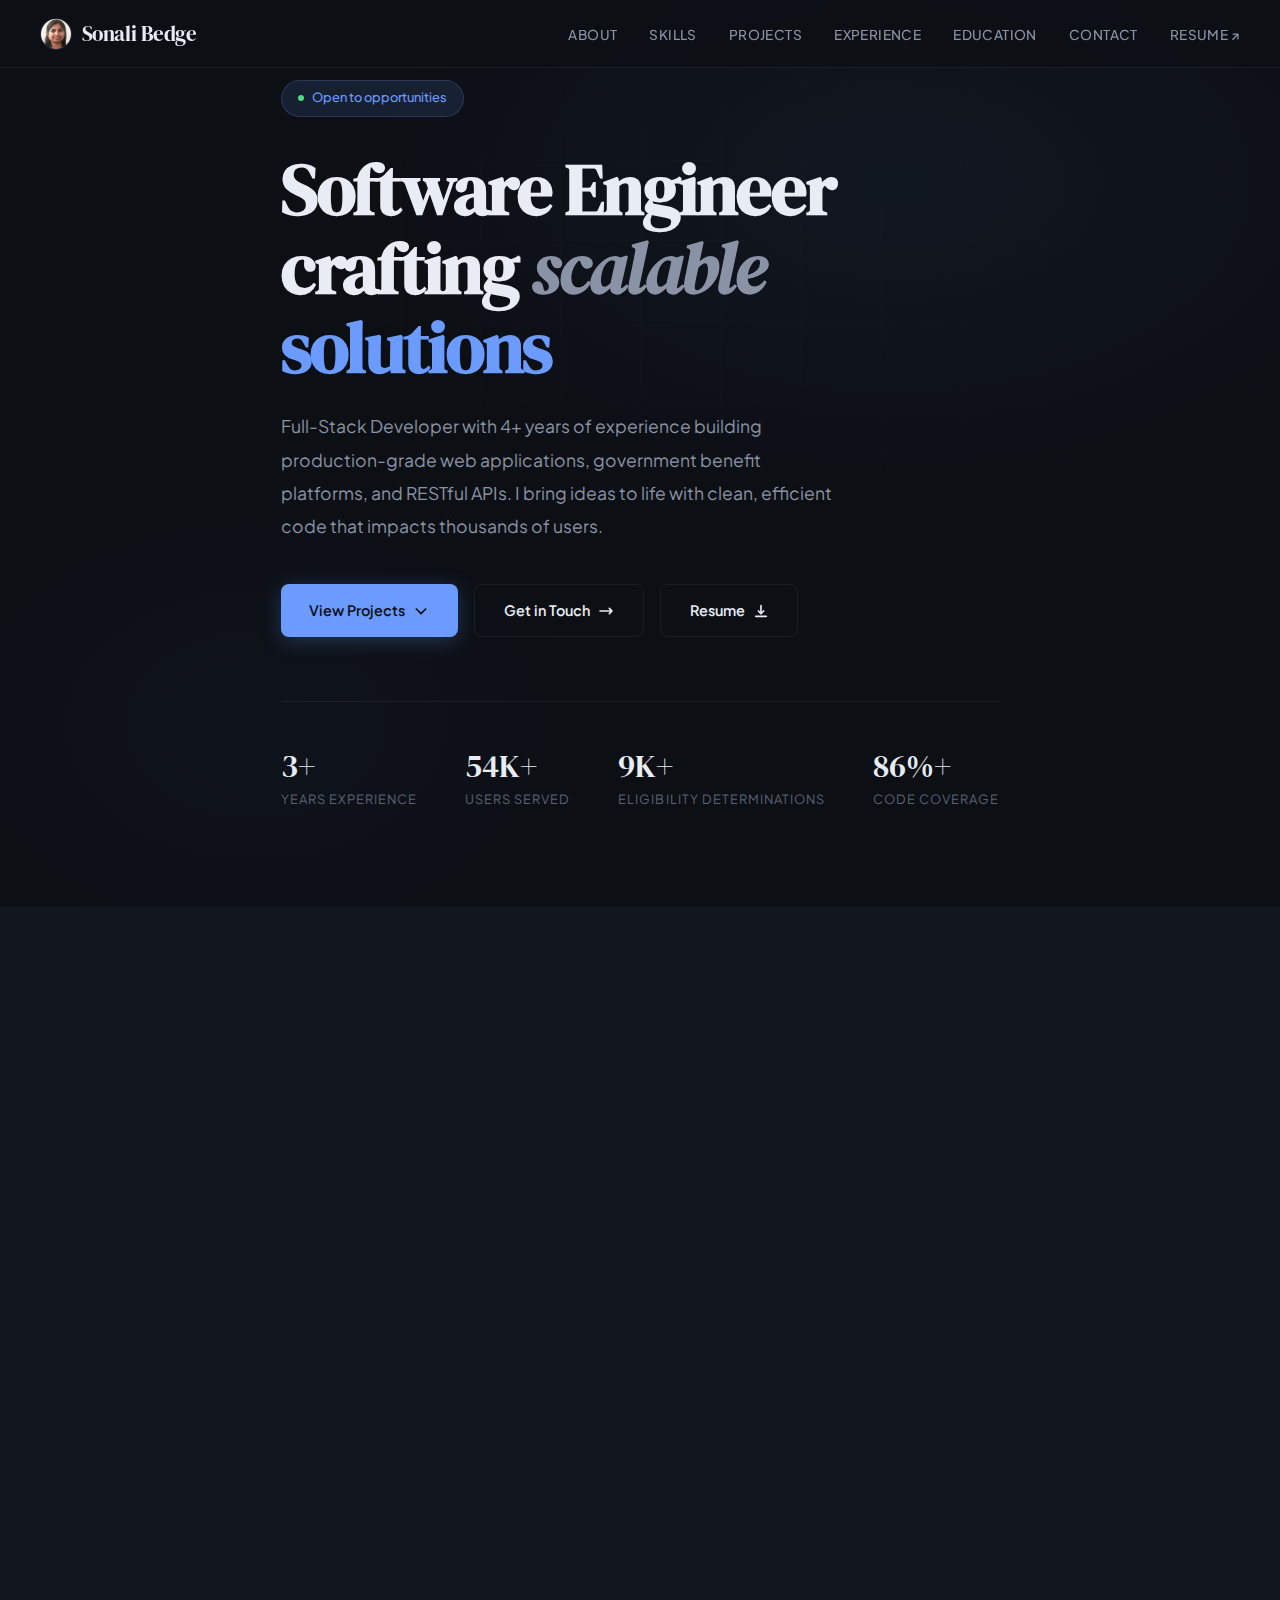
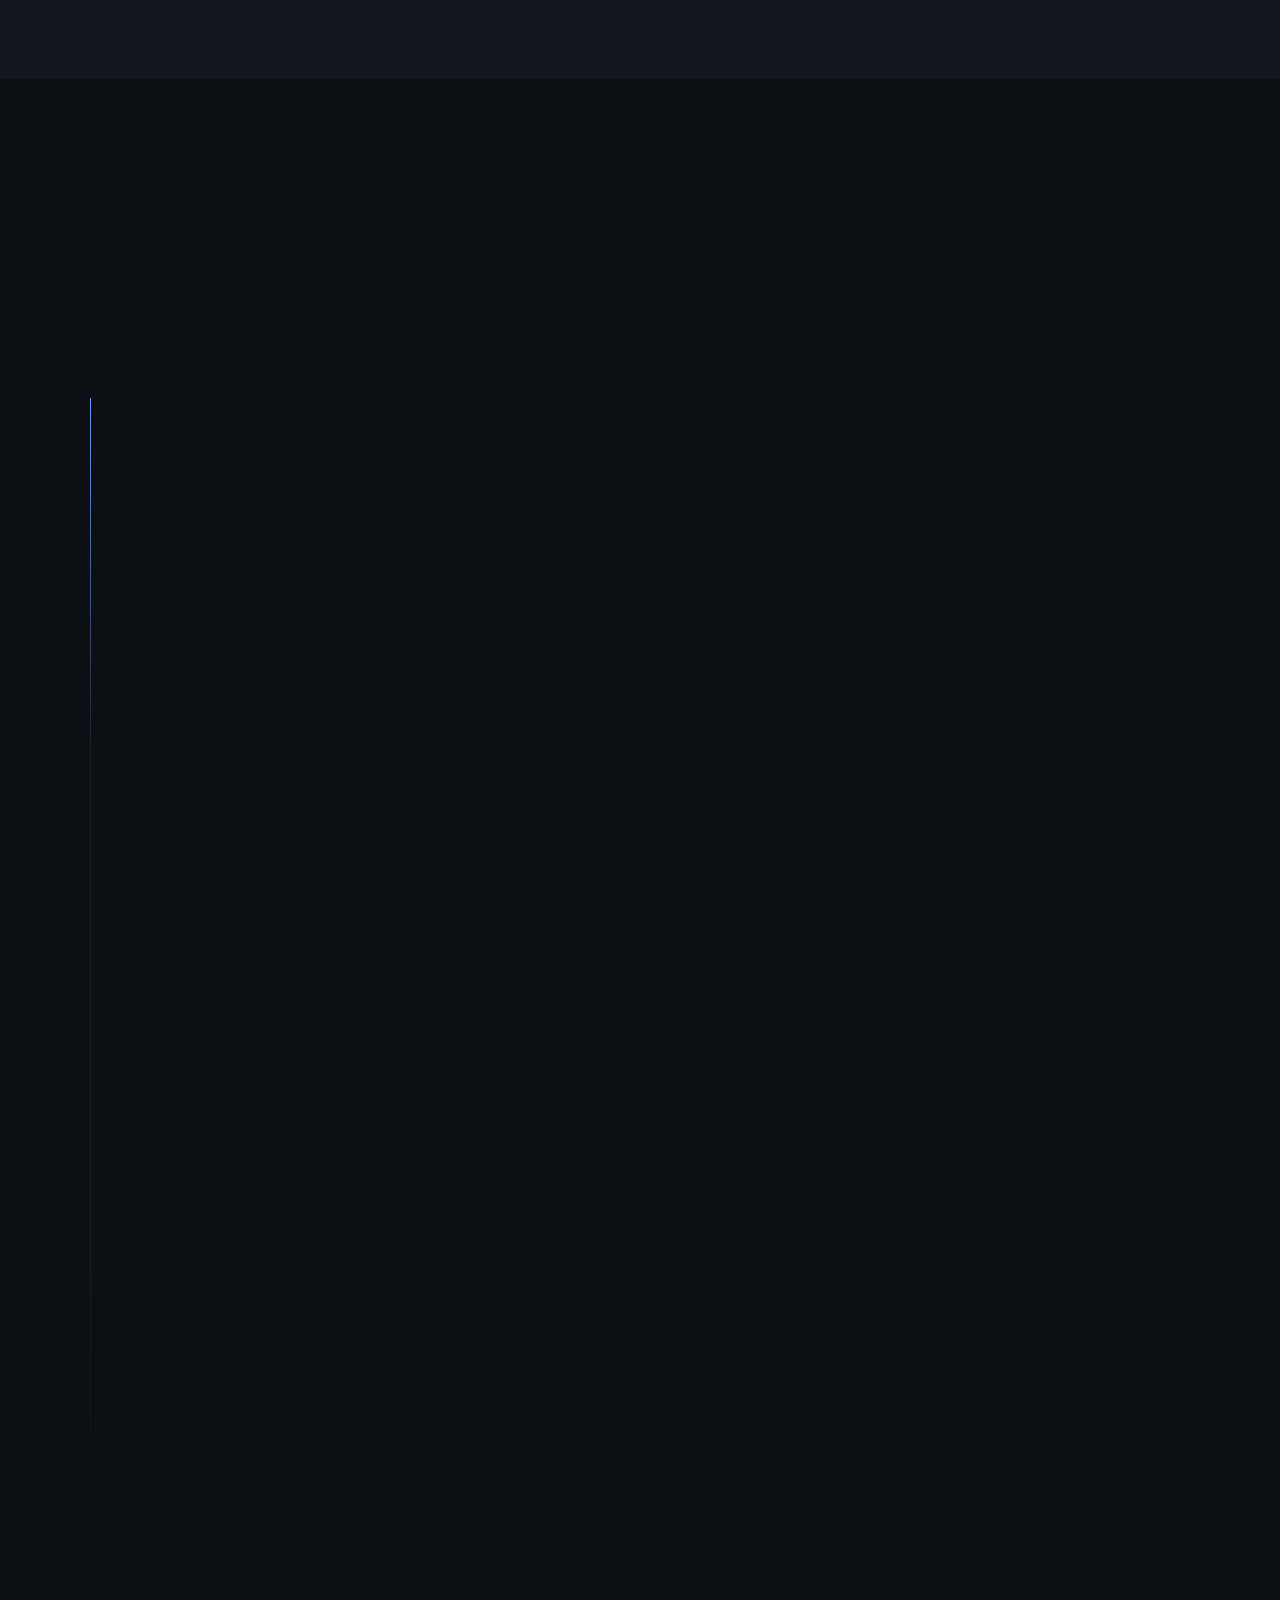
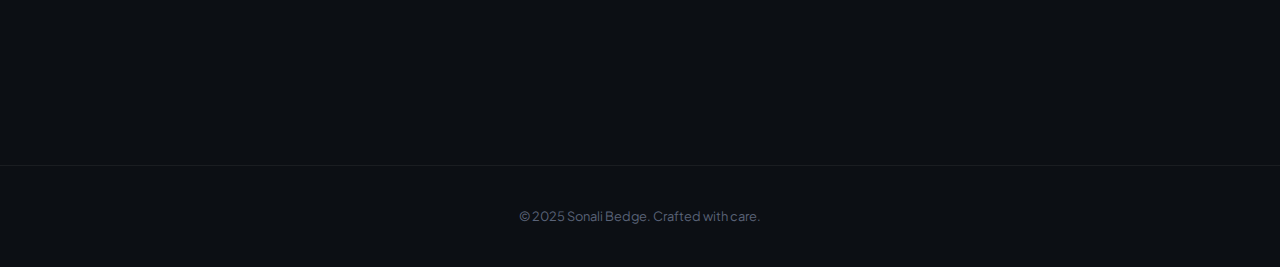
<file: index.html>
<!DOCTYPE html>
<html lang="en">
<head>
<meta charset="UTF-8">
<meta name="viewport" content="width=device-width, initial-scale=1.0">
<title>Sonali Bedge | Software Engineer</title>
<link href="https://fonts.googleapis.com/css2?family=DM+Serif+Display:ital@0;1&family=Plus+Jakarta+Sans:wght@300;400;500;600;700&family=JetBrains+Mono:wght@400;500&display=swap" rel="stylesheet">
<link rel="stylesheet" href="styles.css">
</head>
<body>

<!-- ─── Navigation ─── -->
<nav id="navbar">
  <div class="nav-inner">
    <a href="#" class="nav-logo"><img src="sonaliPhoto.jpeg" alt="Sonali Bedge">Sonali Bedge</span></a>
    <ul class="nav-links" id="navLinks">
      <li><a href="#about" onclick="closeNav()">About</a></li>
      <li><a href="#skills" onclick="closeNav()">Skills</a></li>
      <li><a href="#projects" onclick="closeNav()">Projects</a></li>
      <li><a href="#experience" onclick="closeNav()">Experience</a></li>
      <li><a href="#education" onclick="closeNav()">Education</a></li>
      <li><a href="#contact" onclick="closeNav()">Contact</a></li>
      <li><a href="https://docs.google.com/document/d/1yfOH-xy5P5v3Mplij1N7rJ_PXaJ3-5FguSL7Gbs9Uwo/edit?usp=sharing" target="_blank" rel="noopener noreferrer" onclick="closeNav()">Resume ↗</a></li>
    </ul>
    <button class="hamburger" id="hamburger" onclick="toggleNav()" aria-label="Toggle menu">
      <span></span><span></span><span></span>
    </button>
  </div>
</nav>

<!-- ─── Hero ─── -->
<section class="hero">
  <div class="hero-bg"></div>
  <div class="hero-grid-overlay"></div>
  <div class="container">
    <div class="hero-content">
      <div class="hero-badge">
        <span class="dot"></span>
        Open to opportunities
      </div>
      <h1>Software Engineer<br>crafting <span class="italic">scalable</span><br><span class="accent">solutions</span></h1>
      <p class="hero-description">
        Full-Stack Developer with 4+ years of experience building production-grade web applications, 
        government benefit platforms, and RESTful APIs. I bring ideas to life with clean, 
        efficient code that impacts thousands of users.
      </p>
      <div class="hero-actions">
        <a href="#projects" class="btn btn-primary">
          View Projects
          <svg xmlns="http://www.w3.org/2000/svg" fill="none" viewBox="0 0 24 24" stroke="currentColor" stroke-width="2.5"><path stroke-linecap="round" stroke-linejoin="round" d="M19 9l-7 7-7-7"/></svg>
        </a>
        <a href="#contact" class="btn btn-ghost">
          Get in Touch
          <svg xmlns="http://www.w3.org/2000/svg" fill="none" viewBox="0 0 24 24" stroke="currentColor" stroke-width="2.5"><path stroke-linecap="round" stroke-linejoin="round" d="M17 8l4 4m0 0l-4 4m4-4H3"/></svg>
        </a>
        <a href="https://docs.google.com/document/d/1yfOH-xy5P5v3Mplij1N7rJ_PXaJ3-5FguSL7Gbs9Uwo/edit?usp=sharing" target="_blank" rel="noopener noreferrer" class="btn btn-ghost">
          Resume
          <svg xmlns="http://www.w3.org/2000/svg" fill="none" viewBox="0 0 24 24" stroke="currentColor" stroke-width="2.5"><path stroke-linecap="round" stroke-linejoin="round" d="M12 4v12m0 0l-4-4m4 4l4-4M4 20h16"/></svg>
        </a>
      </div>
      <div class="hero-metrics">
        <div>
          <div class="metric-value">4+</div>
          <div class="metric-label">Years Experience</div>
        </div>
        <div>
          <div class="metric-value">60K+</div>
          <div class="metric-label">Users Served</div>
        </div>
        <div>
          <div class="metric-value">10K+</div>
          <div class="metric-label">Eligibility Determinations</div>
        </div>
        <div>
          <div class="metric-value">95%+</div>
          <div class="metric-label">Code Coverage</div>
        </div>
      </div>
    </div>
  </div>
</section>

<!-- ─── About ─── -->
<section id="about">
  <div class="container">
    <div class="section-label reveal">About</div>
    <div class="section-title reveal">Driven by purpose,<br>built with precision</div>
    <div class="about-grid">
      <div class="about-text reveal">
        <p>
          I'm a <strong>Full-Stack Developer</strong> passionate about building software that makes a real difference. 
          Currently, I collaborate in <strong><a href="https://www.myfriendben.org" target="_blank" rel="noopener noreferrer" style="color: var(--accent); text-decoration: none; border-bottom: 1px dashed var(--accent);">MyFriendBen</a></strong> project at Code The Dream Labs — a government-funded platform 
          helping 60,000+ residents across North Carolina and Colorado determine their eligibility 
          for public benefits like <span class="tooltip" data-tip="Supplemental Nutrition Assistance Program">SNAP</span>, <span class="tooltip" data-tip="Free or low-cost public health insurance."> Medicaid</span>,<span class="tooltip" data-tip="like Earned Income Tax Credit and Child Tax Credit."> Tax credits</span>,<span class="tooltip" data-tip="like Child care assistance program."> Child Care, Youth, and Education</span>,<span class="tooltip" data-tip="like Low-Income Energy Assistance Program."> Housing Assistance</span> and More.
        </p>
        <p>
          My journey has been anything but linear. After early career experience building enterprise applications, 
          e-commerce platforms, and ERP systems in India, I took a career break to focus on my family and care 
          for my two daughters. Returning to tech, I dove deep into modern full-stack development — Python, Django, 
          React, TypeScript — and haven't looked back.
        </p>
        <p>
          I thrive in <strong>agile environments</strong> where I can collaborate across teams, 
          ship high-quality code, and continuously learn. Whether it's architecting REST APIs, optimizing 
          database queries, or building accessible, responsive front-ends, I bring thoroughness 
          and dedication to every challenge.
        </p>
      </div>
      <div class="about-details reveal">       
        <div class="detail-card">
          <div class="detail-card-header">
            <div class="detail-icon">📍</div>
            <h4>Based in Folsom, CA</h4>
          </div>
          <p>Open to remote and hybrid opportunities within 40 miles.</p>
        </div>
        <div class="detail-card">
          <div class="detail-card-header">
            <div class="detail-icon">🎯</div>
            <h4>Currently Seeking</h4>
          </div>
          <p>Software Engineer / Backend Engineering / Full-Stack Developer roles building distributed systems and scalable infrastructure.</p>
        </div>
        <div class="detail-card">
          <div class="detail-card-header">
            <div class="detail-icon">💡</div>
            <h4>What Drives Me</h4>
          </div>
          <p>Creating user-centric applications that solve real-world problems at scale — particularly in civic tech and social impact.</p>
        </div>
      </div>
    </div>
  </div>
</section>

<!-- ─── Skills ─── -->
<section id="skills">
  <div class="container">
    <div class="section-label reveal">Technical Skills</div>
    <div class="section-title reveal">Tools of the trade</div>
    <div class="section-subtitle reveal">
      A modern stack refined through years of building production applications.
    </div>

    <div class="skills-grid">
      <div class="skill-category reveal">
        <div class="skill-cat-icon">⚡</div>
        <h3>Languages & Frameworks</h3>
        <div class="skill-tags">
          <span class="skill-tag">Python</span>
          <span class="skill-tag">Django</span>
          <span class="skill-tag">JavaScript</span>
          <span class="skill-tag">TypeScript</span>
          <span class="skill-tag">React.js</span>
          <span class="skill-tag">Flask</span>
          <span class="skill-tag">Node.js</span>
          <span class="skill-tag">C#</span>
          <span class="skill-tag">ASP.NET</span>
          <span class="skill-tag">HTML/CSS</span>
        </div>
      </div>
      <div class="skill-category reveal">
        <div class="skill-cat-icon">🗄️</div>
        <h3>Databases</h3>
        <div class="skill-tags">
          <span class="skill-tag">PostgreSQL</span>
          <span class="skill-tag">MongoDB</span>
          <span class="skill-tag">MySQL</span>
          <span class="skill-tag">MS SQL Server</span>
          <span class="skill-tag">Firebase Firestore</span>
          <span class="skill-tag">SQLite</span>
        </div>
      </div>
      <div class="skill-category reveal">
        <div class="skill-cat-icon">🛠️</div>
        <h3>Tools & Practices</h3>
        <div class="skill-tags">
          <span class="skill-tag">Git / GitHub</span>
          <span class="skill-tag">REST APIs</span>
          <span class="skill-tag">JWT</span>
          <span class="skill-tag">Postman</span>
          <span class="skill-tag">Swagger</span>
          <span class="skill-tag">pytest</span>
          <span class="skill-tag">Playwright</span>
          <span class="skill-tag">CI/CD</span>
          <span class="skill-tag">Agile/SDLC</span>
          <span class="skill-tag">Pandas</span>
          <span class="skill-tag">NumPy</span>
          <span class="skill-tag">Matplotlib</span>
          <span class="skill-tag">Tableau</span>
        </div>
      </div>
    </div>

    <!-- Soft Skills -->
    <div class="soft-skills-row reveal">
      <div style="width:100%; margin-bottom: 0.5rem;">
        <span class="section-label" style="margin-bottom: 0;">Core Strengths</span>
      </div>
      <div class="soft-skill"><span class="soft-skill-icon">🤝</span> Cross-functional Collaboration</div>
      <div class="soft-skill"><span class="soft-skill-icon">🔍</span> Problem-solving & Debugging</div>
      <div class="soft-skill"><span class="soft-skill-icon">💬</span> Clear Technical Communication</div>
      <div class="soft-skill"><span class="soft-skill-icon">📋</span> Requirements Gathering</div>
      <div class="soft-skill"><span class="soft-skill-icon">🔄</span> Agile & Sprint Planning</div>
      <div class="soft-skill"><span class="soft-skill-icon">📐</span> Attention to Detail</div>
      <div class="soft-skill"><span class="soft-skill-icon">🌱</span> Continuous Learning</div>
      <div class="soft-skill"><span class="soft-skill-icon">🎯</span> Adaptability & Resilience</div>
    </div>
  </div>
</section>

<!-- ─── Projects ─── -->
<section id="projects">
  <div class="container">
    <div class="section-label reveal">Featured Work</div>
    <div class="section-title reveal">Projects that make<br>a difference</div>
    <div class="section-subtitle reveal">
      From civic tech platforms serving thousands to educational tools — each project reflects my commitment to quality engineering.
    </div>

    <div class="projects-list">
      <!-- Project 1 -->
      <div class="project-card reveal">
        <div class="project-info">
          <div class="project-type">Civic Tech · Code The Dream Labs</div>
          <h3>MyFriendBen — Public Benefits Eligibility Platform</h3>
          <p>
            A government-funded application helping 60,000+ residents across North Carolina and Colorado 
            determine eligibility for public benefits and social services.
          </p>
          <div class="project-tech-visual">
            <span class="tech-pill">Django</span>
            <span class="tech-pill">React</span>
            <span class="tech-pill">TypeScript</span>
            <span class="tech-pill">PostgreSQL</span>
            <span class="tech-pill">REST API</span>
            <span class="tech-pill">Material UI</span>
            <span class="tech-pill">Playwright</span>
            <span class="tech-pill">CI/CD</span>
          </div>
          <div class="project-highlights">
            <div class="highlight">
              <div class="highlight-marker"></div>
              <span>Built Django REST API processing 10,000+ eligibility determinations with 95.5% accuracy</span>
            </div>
            <div class="highlight">
              <div class="highlight-marker"></div>
              <span>Engineered multi-state benefit calculator for 8+ program types including SNAP, Medicaid & housing</span>
            </div>
            <div class="highlight">
              <div class="highlight-marker"></div>
              <span>Developed Playwright test suite achieving 90% code coverage</span>
            </div>
            <div class="highlight">
              <div class="highlight-marker"></div>
              <span>Collaborated in agile sprints, code reviews, and CI/CD workflows</span>
            </div>
          </div>
          <div class="project-links">
            <a href="https://github.com/SonaliBedge" class="project-link" target="_blank" rel="noopener">
              <svg xmlns="http://www.w3.org/2000/svg" viewBox="0 0 24 24" fill="currentColor"><path d="M12 0C5.37 0 0 5.37 0 12c0 5.31 3.435 9.795 8.205 11.385.6.105.825-.255.825-.57 0-.285-.015-1.23-.015-2.235-3.015.555-3.795-.735-4.035-1.41-.135-.345-.72-1.41-1.23-1.695-.42-.225-1.02-.78-.015-.795.945-.015 1.62.87 1.845 1.23 1.08 1.815 2.805 1.305 3.495.99.105-.78.42-1.305.765-1.605-2.67-.3-5.46-1.335-5.46-5.925 0-1.305.465-2.385 1.23-3.225-.12-.3-.54-1.53.12-3.18 0 0 1.005-.315 3.3 1.23.96-.27 1.98-.405 3-.405s2.04.135 3 .405c2.295-1.56 3.3-1.23 3.3-1.23.66 1.65.24 2.88.12 3.18.765.84 1.23 1.905 1.23 3.225 0 4.605-2.805 5.625-5.475 5.925.435.375.81 1.095.81 2.22 0 1.605-.015 2.895-.015 3.3 0 .315.225.69.825.57A12.02 12.02 0 0024 12c0-6.63-5.37-12-12-12z"/></svg>
              GitHub
            </a>
            <a href="https://www.myfriendben.org" class="project-link" target="_blank" rel="noopener">
              <svg xmlns="http://www.w3.org/2000/svg" viewBox="0 0 24 24" fill="currentColor"><path d="M14 3v2H3.5l7.75 6.2a1.25 1.25 0 001.5 0L20.5 5H17V3h4.5A1.5 1.5 0 0123 4.5v15a1.5 1.5 0 01-1.5 1.5h-19A1.5 1.5 0 011 19.5v-15A1.5 1.5 0 012.5 3H14zM21 7.387l-6.574 5.26a3.25 3.25 0 01-4.052-.044L3 7.333V19.5h18V7.387z"/></svg>
              Live Site
            </a>
          </div>
        </div>
      </div>

      <!-- Project 2 -->
      <div class="project-card reveal">
        <div class="project-info">
          <div class="project-type">API Integration · Open Source</div>
          <h3>Benefits API — PolicyEngine Integration</h3>
          <p>
            Integrated PolicyEngine microsimulation API to automate Federal Poverty Level calculations 
            and compute tax credit values including EITC for household benefit estimates.
          </p>
          <div class="project-tech-visual">
            <span class="tech-pill">Flask</span>
            <span class="tech-pill">Python</span>
            <span class="tech-pill">Pandas</span>
            <span class="tech-pill">pytest</span>
            <span class="tech-pill">PolicyEngine API</span>
          </div>
          <div class="project-highlights">
            <div class="highlight">
              <div class="highlight-marker"></div>
              <span>Automated Federal Poverty Level calculations, eliminating manual policy updates</span>
            </div>
            <div class="highlight">
              <div class="highlight-marker"></div>
              <span>Computed EITC and tax credits improving benefit estimate accuracy</span>
            </div>
            <div class="highlight">
              <div class="highlight-marker"></div>
              <span>pytest suite with 95% code coverage ensuring reliability across policy changes</span>
            </div>
            <div class="highlight">
              <div class="highlight-marker"></div>
              <span>Optimized response times via efficient data processing and caching</span>
            </div>
          </div>
          <div class="project-links">
            <a href="https://github.com/SonaliBedge" class="project-link" target="_blank" rel="noopener">
              <svg xmlns="http://www.w3.org/2000/svg" viewBox="0 0 24 24" fill="currentColor"><path d="M12 0C5.37 0 0 5.37 0 12c0 5.31 3.435 9.795 8.205 11.385.6.105.825-.255.825-.57 0-.285-.015-1.23-.015-2.235-3.015.555-3.795-.735-4.035-1.41-.135-.345-.72-1.41-1.23-1.695-.42-.225-1.02-.78-.015-.795.945-.015 1.62.87 1.845 1.23 1.08 1.815 2.805 1.305 3.495.99.105-.78.42-1.305.765-1.605-2.67-.3-5.46-1.335-5.46-5.925 0-1.305.465-2.385 1.23-3.225-.12-.3-.54-1.53.12-3.18 0 0 1.005-.315 3.3 1.23.96-.27 1.98-.405 3-.405s2.04.135 3 .405c2.295-1.56 3.3-1.23 3.3-1.23.66 1.65.24 2.88.12 3.18.765.84 1.23 1.905 1.23 3.225 0 4.605-2.805 5.625-5.475 5.925.435.375.81 1.095.81 2.22 0 1.605-.015 2.895-.015 3.3 0 .315.225.69.825.57A12.02 12.02 0 0024 12c0-6.63-5.37-12-12-12z"/></svg>
              GitHub
            </a>
            <a href="https://www.policyengine.org/us" class="project-link" target="_blank" rel="noopener">
              <svg xmlns="http://www.w3.org/2000/svg" viewBox="0 0 24 24" fill="currentColor"><path d="M14 3v2H3.5l7.75 6.2a1.25 1.25 0 001.5 0L20.5 5H17V3h4.5A1.5 1.5 0 0123 4.5v15a1.5 1.5 0 01-1.5 1.5h-19A1.5 1.5 0 011 19.5v-15A1.5 1.5 0 012.5 3H14zM21 7.387l-6.574 5.26a3.25 3.25 0 01-4.052-.044L3 7.333V19.5h18V7.387z"/></svg>
              Live Site
            </a>
          </div>
        </div>
      </div>

      <!-- Project 3 -->
      <div class="project-card reveal">
        <div class="project-info">
          <div class="project-type">Full-Stack · Educational Platform</div>
          <h3>LearningHub — Course Management Platform</h3>
          <p>
            A full-stack educational platform with real-time course management, progress tracking, 
            role-based access for teachers and students, and a dynamic rating system.
          </p>
          <div class="project-tech-visual">
            <span class="tech-pill">React</span>
            <span class="tech-pill">Node.js</span>
            <span class="tech-pill">Firebase</span>
            <span class="tech-pill">Firestore</span>
            <span class="tech-pill">Auth</span>
            <span class="tech-pill">REST API</span>
          </div>
          <div class="project-highlights">
            <div class="highlight">
              <div class="highlight-marker"></div>
              <span>Architected full-stack platform with real-time synchronization via Firestore</span>
            </div>
            <div class="highlight">
              <div class="highlight-marker"></div>
              <span>Firebase Auth with role-based access control for teachers and students</span>
            </div>
            <div class="highlight">
              <div class="highlight-marker"></div>
              <span>RESTful API for course CRUD, enrollment, and dashboards using Node.js</span>
            </div>
            <div class="highlight">
              <div class="highlight-marker"></div>
              <span>Collaborated with 4-person team maintaining 85% test coverage</span>
            </div>
          </div>
          <div class="project-links">
            <a href="https://github.com/Code-the-Dream-School/gg-pac-team3-monorepo" class="project-link" target="_blank" rel="noopener">
              <svg xmlns="http://www.w3.org/2000/svg" viewBox="0 0 24 24" fill="currentColor"><path d="M12 0C5.37 0 0 5.37 0 12c0 5.31 3.435 9.795 8.205 11.385.6.105.825-.255.825-.57 0-.285-.015-1.23-.015-2.235-3.015.555-3.795-.735-4.035-1.41-.135-.345-.72-1.41-1.23-1.695-.42-.225-1.02-.78-.015-.795.945-.015 1.62.87 1.845 1.23 1.08 1.815 2.805 1.305 3.495.99.105-.78.42-1.305.765-1.605-2.67-.3-5.46-1.335-5.46-5.925 0-1.305.465-2.385 1.23-3.225-.12-.3-.54-1.53.12-3.18 0 0 1.005-.315 3.3 1.23.96-.27 1.98-.405 3-.405s2.04.135 3 .405c2.295-1.56 3.3-1.23 3.3-1.23.66 1.65.24 2.88.12 3.18.765.84 1.23 1.905 1.23 3.225 0 4.605-2.805 5.625-5.475 5.925.435.375.81 1.095.81 2.22 0 1.605-.015 2.895-.015 3.3 0 .315.225.69.825.57A12.02 12.02 0 0024 12c0-6.63-5.37-12-12-12z"/></svg>
              GitHub
            </a>
          </div>
        </div>
      </div>
    </div>
  </div>
</section>

<!-- ─── Experience ─── -->
<section id="experience">
  <div class="container">
    <div class="section-label reveal">Experience</div>
    <div class="section-title reveal">Career journey</div>
    <div class="section-subtitle reveal">
      From enterprise systems to civic tech — a path shaped by curiosity, resilience, and impact.
    </div>

    <div class="timeline">
      <div class="timeline-item reveal">
        <div class="timeline-dot"></div>
        <div class="timeline-date">Dec 2024 — Present</div>
        <h3>Associate Software Developer</h3>
        <div class="timeline-company">Code The Dream Labs · MyFriendBen</div>
        <p>
          Contributing to a multi-state public benefits eligibility platform serving 60,000+ users. Building Django REST APIs, 
          React/TypeScript front-end features, and Playwright test suites in an agile, cross-functional team.
        </p>
      </div>
      <div class="timeline-item reveal">
        <div class="timeline-dot"></div>
        <div class="timeline-date">Jul 2024 — Sep 2024</div>
        <h3>Full Stack Developer</h3>
        <div class="timeline-company">Code The Dream · LearningHub</div>
        <p>
          Architected a full-stack educational platform with Firebase Authentication, role-based access control, 
          real-time Firestore synchronization, and RESTful Node.js APIs. Collaborated with a 4-person dev team.
        </p>
      </div>
      <div class="timeline-item reveal">
        <div class="timeline-dot"></div>
        <div class="timeline-date">Jun 2011 — Jun 2024</div>
        <h3>Career Break — Learning, Teaching & Personal Growth</h3>
        <div class="timeline-company">Self-Directed · Folsom, CA</div>
        <p>
          Took a career break to raise my two daughters while staying connected to technology ,also taught and mentored children, including my own. 
          Completed certifications in AI (Folsom Lake College), Python for Everybody (University of Michigan · Coursera), 
          and React.js & Node.js/Express (Code The Dream). Built three full-stack projects to sharpen modern development skills 
          in Python, Django, React, and TypeScript. Mentored Code The Dream students for project development and in the Python course, reinforcing my own communication and teaching abilities. Returned to professional software development 
          with a stronger, more modern skill set and renewed purpose.
        </p>
      </div>
      <div class="timeline-item reveal">
        <div class="timeline-dot"></div>
        <div class="timeline-date">Jun 2009 — Dec 2010</div>
        <h3>Software Developer</h3>
        <div class="timeline-company">DOTS INFO SYSTEM (I) PVT LTD · Mumbai, India</div>
        <p>
          Developed a B2C e-commerce marketplace with product browsing, cart, and secure checkout using ASP.NET, C#, and SQL Server. 
          Implemented product review systems that increased customer engagement.
        </p>
      </div>
      <div class="timeline-item reveal">
        <div class="timeline-dot"></div>
        <div class="timeline-date">Mar 2008 — Dec 2008</div>
        <h3>Software Developer</h3>
        <div class="timeline-company">Mikita Technologies Pvt Ltd · Pune, India</div>
        <p>
          Designed dealer rewards system automating sales performance evaluation.
          Developed Service Tax compliance software.
        </p>
      </div>
      <div class="timeline-item reveal">
        <div class="timeline-dot"></div>
        <div class="timeline-date">Jun 2007 — Feb 2008</div>
        <h3>Software Developer</h3>
        <div class="timeline-company">Clariant Technologies · Pune, India</div>
        <p>
          Built enterprise applications (Inventory, ERP, CRM) supporting 50+ concurrent users. 
          Optimized queries reducing report time by 60%. Managed full SDLC and trained 30+ end users.
        </p>
      </div>
    </div>
  </div>
</section>

<!-- ─── Education & Certs ─── -->
<section id="education">
  <div class="container">
    <div class="section-label reveal">Education & Certifications</div>
    <div class="section-title reveal">Foundation of knowledge</div>

    <div class="edu-grid">
      <div class="edu-card reveal">
        <h3>Bachelor of Computer Science (BSC)</h3>
        <div class="institution">Swami Ramanand Teerth University, India</div>
        <p>Core foundation in computer science fundamentals, data structures, algorithms, and software engineering principles.</p>
      </div>
      <div class="edu-card reveal">
        <div class="cert-badge">Certification</div>
        <h3>AI 300 Course</h3>
        <div class="institution">Folsom Lake College</div>
        <p>Foundations of artificial intelligence and machine learning concepts.</p>
      </div>
      <div class="edu-card reveal">
        <a href="https://drive.google.com/file/d/1xZgSoEuK9UM-BiWv-XNbov6q1f78i1PX/view?usp=sharing" target="_blank" rel="noopener noreferrer" class="cert-badge">Certification ↗</a>
        <h3>Python for Everybody</h3>
        <div class="institution">University of Michigan · Coursera</div>
        <p>Comprehensive Python programming covering data structures, web scraping, and databases.</p>
      </div>
      <div class="edu-card reveal">
        <a href="https://coursera.org/share/721b7bb96f738662c44ae4e14f49512f" target="_blank" rel="noopener noreferrer" class="cert-badge">Certification ↗</a>
        <h3>Introduction Data Science in Python</h3>
        <div class="institution">University of Michigan · Coursera</div>
        <p>Introduction to data science concepts and techniques using Python, including data analysis, transformation, and cleaning.</p>
      </div>      
      <div class="edu-card reveal">
        <div class="cert-badge">Certification</div>
        <h3>React.js & Node.js/Express</h3>
        <div class="institution">Code The Dream</div>
        <p>Modern full-stack JavaScript development with React front-end and Node.js/Express back-end.</p>
      </div>
    </div>
  </div>
</section>

<!-- ─── Contact ─── -->
<section id="contact">
  <div class="container">
    <div class="contact-content">
      <div class="section-label reveal">Get in Touch</div>
      <div class="section-title reveal">Let's build something<br><span style="color: var(--accent);">great together</span></div>
      <p class="section-subtitle reveal" style="text-align: center;">
        I'm actively seeking Software Engineer and Backend Engineering roles. 
        Let's connect and discuss how I can collaborate in your team.
      </p>
      <div class="contact-links reveal">
        <a href="mailto:bedgesonali@gmail.com" class="contact-card">
          <div class="contact-icon">
            <svg xmlns="http://www.w3.org/2000/svg" width="18" height="18" fill="none" viewBox="0 0 24 24" stroke="currentColor" stroke-width="2"><path stroke-linecap="round" stroke-linejoin="round" d="M3 8l7.89 5.26a2 2 0 002.22 0L21 8M5 19h14a2 2 0 002-2V7a2 2 0 00-2-2H5a2 2 0 00-2 2v10a2 2 0 002 2z"/></svg>
          </div>
          bedgesonali@gmail.com
        </a>
        <a href="https://linkedin.com/in/SonaliBedge" class="contact-card" target="_blank" rel="noopener">
          <div class="contact-icon">
            <svg xmlns="http://www.w3.org/2000/svg" width="18" height="18" fill="currentColor" viewBox="0 0 24 24"><path d="M20.447 20.452h-3.554v-5.569c0-1.328-.027-3.037-1.852-3.037-1.853 0-2.136 1.445-2.136 2.939v5.667H9.351V9h3.414v1.561h.046c.477-.9 1.637-1.85 3.37-1.85 3.601 0 4.267 2.37 4.267 5.455v6.286zM5.337 7.433a2.062 2.062 0 01-2.063-2.065 2.064 2.064 0 112.063 2.065zm1.782 13.019H3.555V9h3.564v11.452zM22.225 0H1.771C.792 0 0 .774 0 1.729v20.542C0 23.227.792 24 1.771 24h20.451C23.2 24 24 23.227 24 22.271V1.729C24 .774 23.2 0 22.222 0h.003z"/></svg>
          </div>
          LinkedIn
        </a>
        <a href="https://github.com/SonaliBedge" class="contact-card" target="_blank" rel="noopener">
          <div class="contact-icon">
            <svg xmlns="http://www.w3.org/2000/svg" width="18" height="18" fill="currentColor" viewBox="0 0 24 24"><path d="M12 0C5.37 0 0 5.37 0 12c0 5.31 3.435 9.795 8.205 11.385.6.105.825-.255.825-.57 0-.285-.015-1.23-.015-2.235-3.015.555-3.795-.735-4.035-1.41-.135-.345-.72-1.41-1.23-1.695-.42-.225-1.02-.78-.015-.795.945-.015 1.62.87 1.845 1.23 1.08 1.815 2.805 1.305 3.495.99.105-.78.42-1.305.765-1.605-2.67-.3-5.46-1.335-5.46-5.925 0-1.305.465-2.385 1.23-3.225-.12-.3-.54-1.53.12-3.18 0 0 1.005-.315 3.3 1.23.96-.27 1.98-.405 3-.405s2.04.135 3 .405c2.295-1.56 3.3-1.23 3.3-1.23.66 1.65.24 2.88.12 3.18.765.84 1.23 1.905 1.23 3.225 0 4.605-2.805 5.625-5.475 5.925.435.375.81 1.095.81 2.22 0 1.605-.015 2.895-.015 3.3 0 .315.225.69.825.57A12.02 12.02 0 0024 12c0-6.63-5.37-12-12-12z"/></svg>
          </div>
          GitHub
        </a>
      </div>
    </div>
  </div>
</section>

<!-- ─── Footer ─── -->
<footer>
  <p>&copy; 2025 Sonali Bedge. Crafted with care.</p>
</footer>

<script src="script.js"></script>
</body>
</html>
</file>
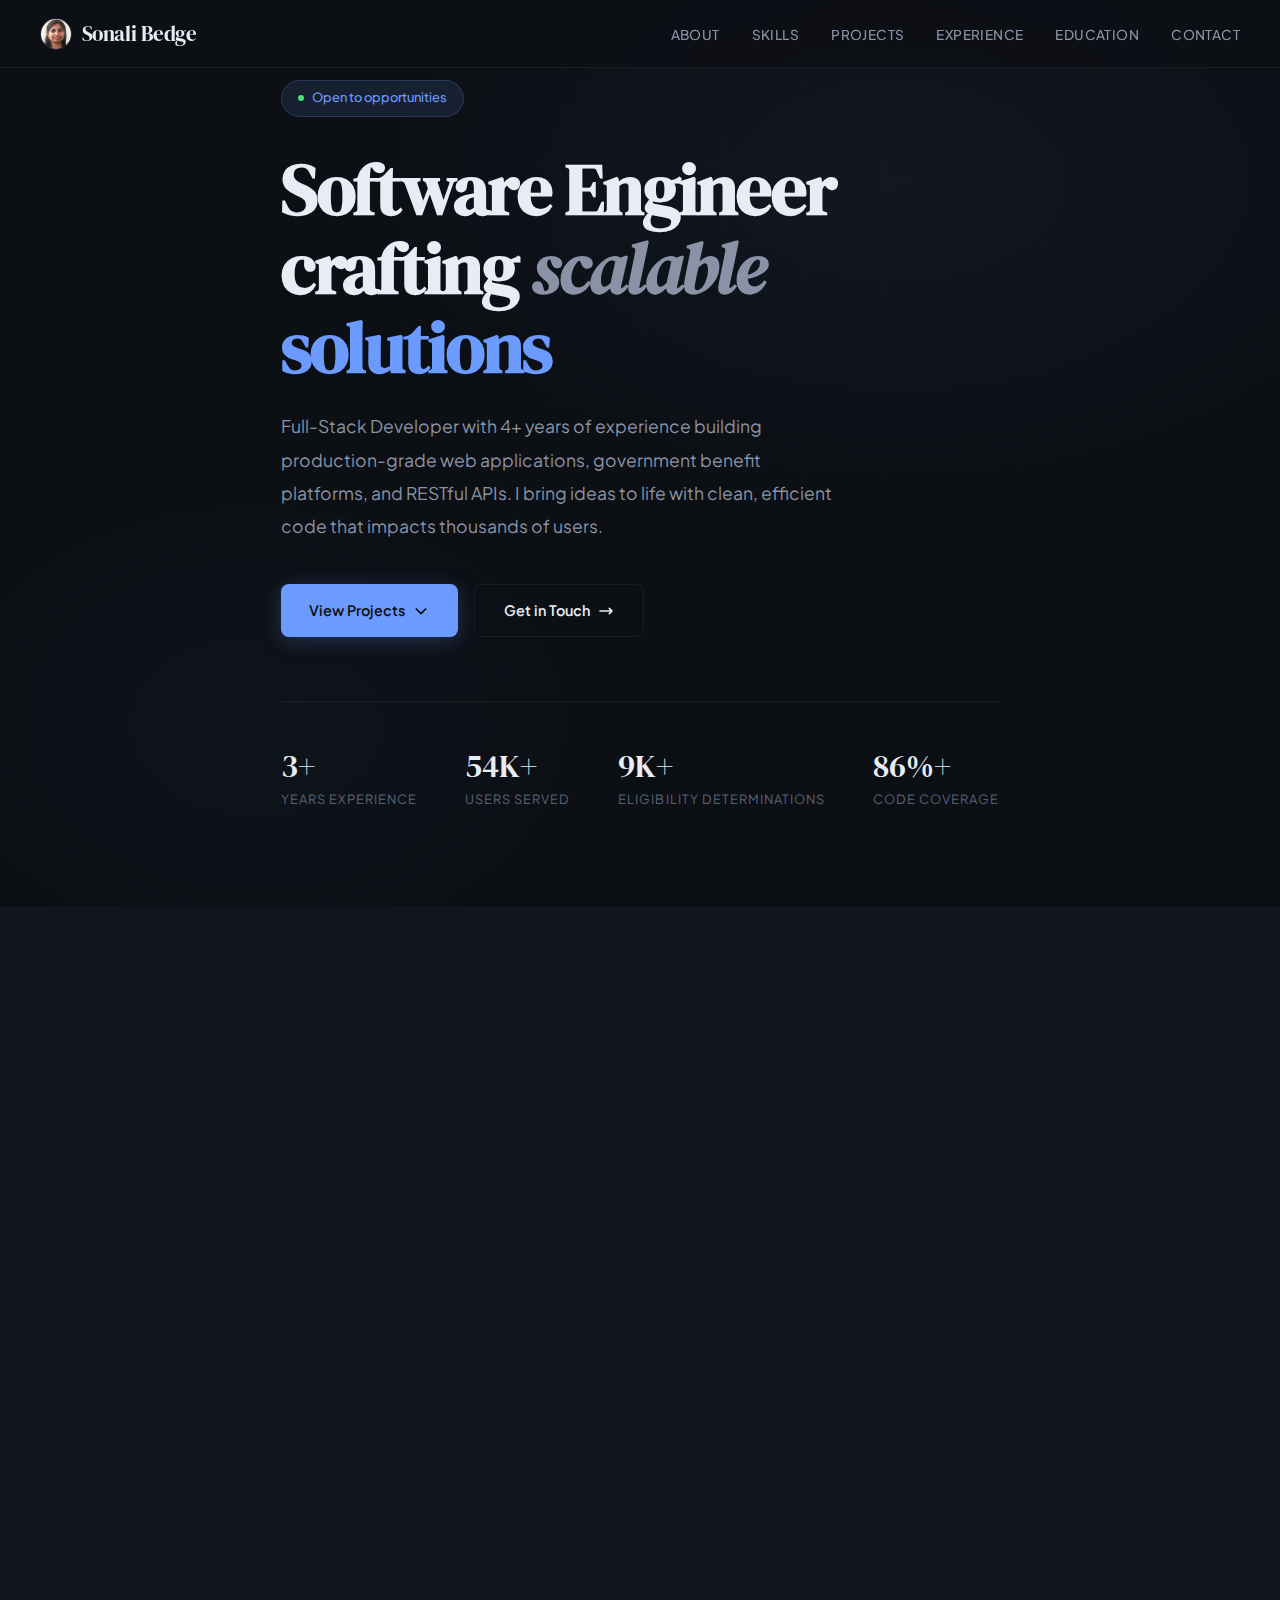
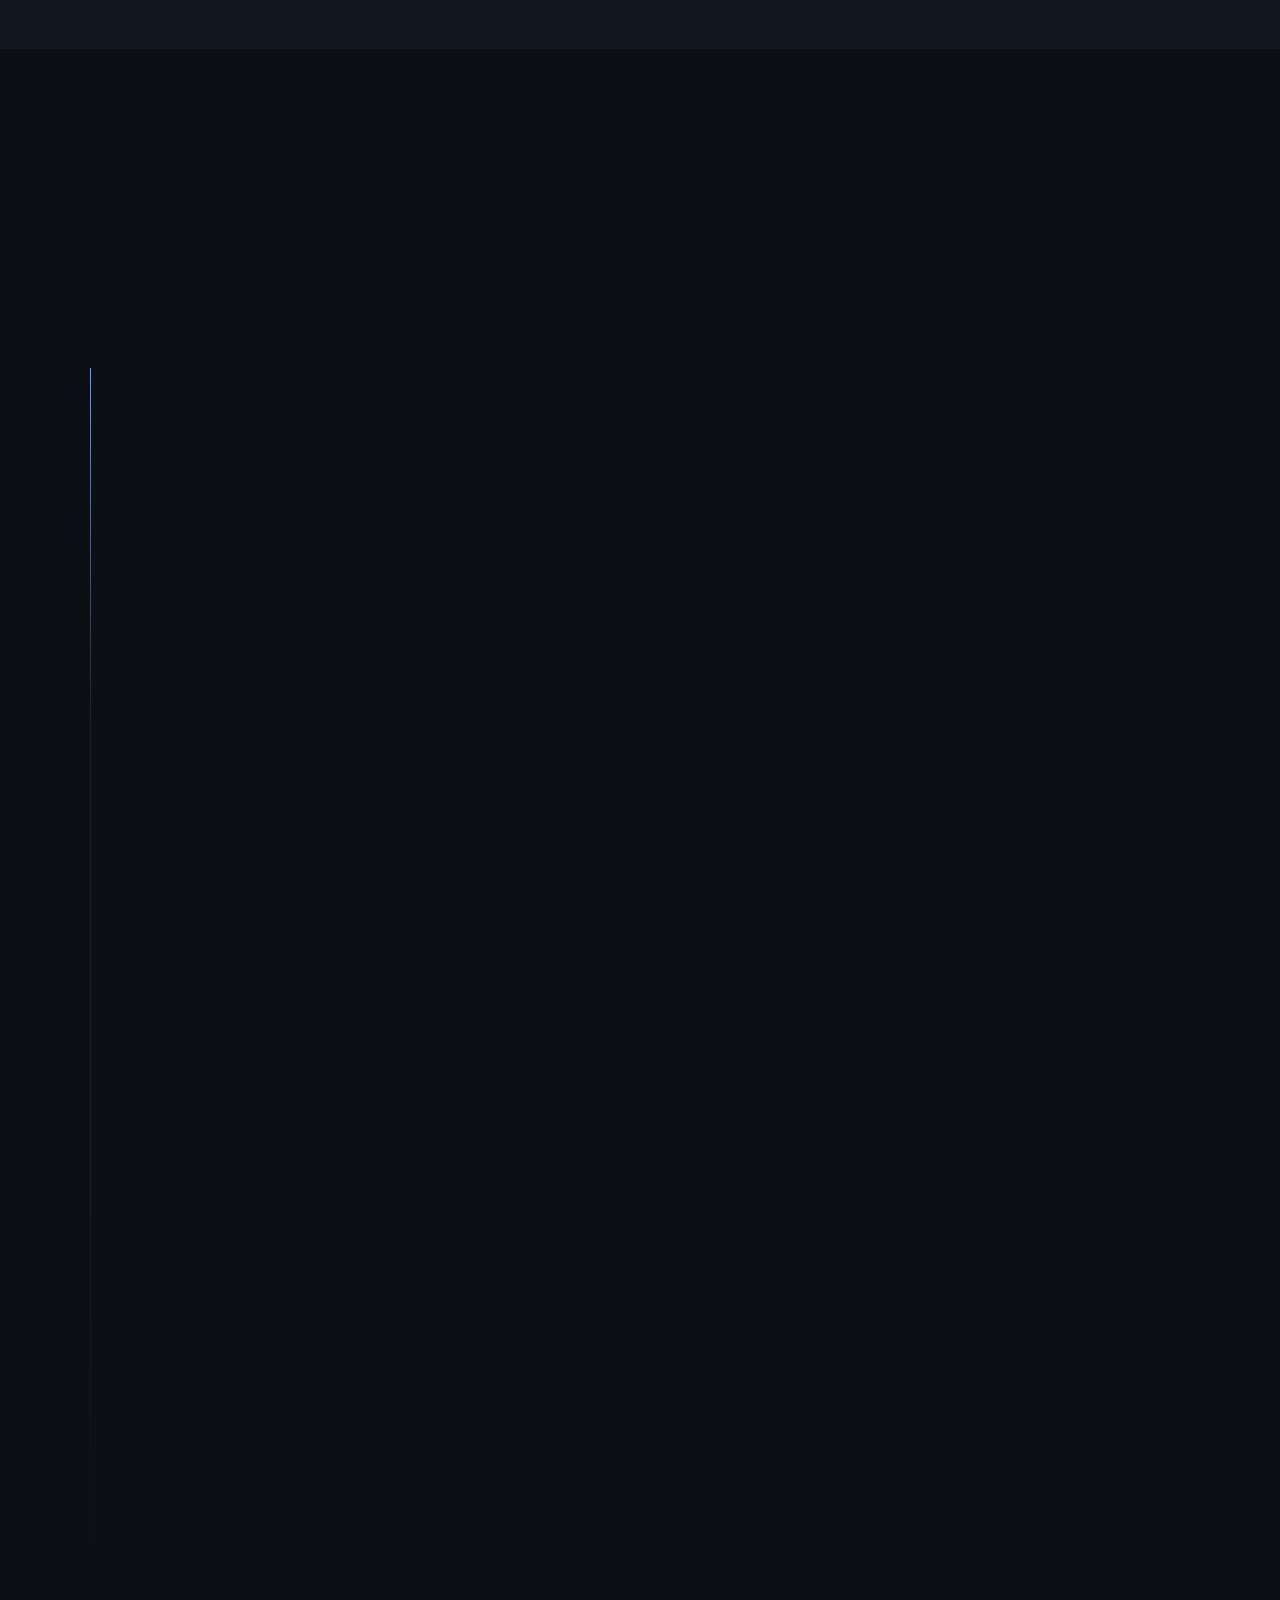
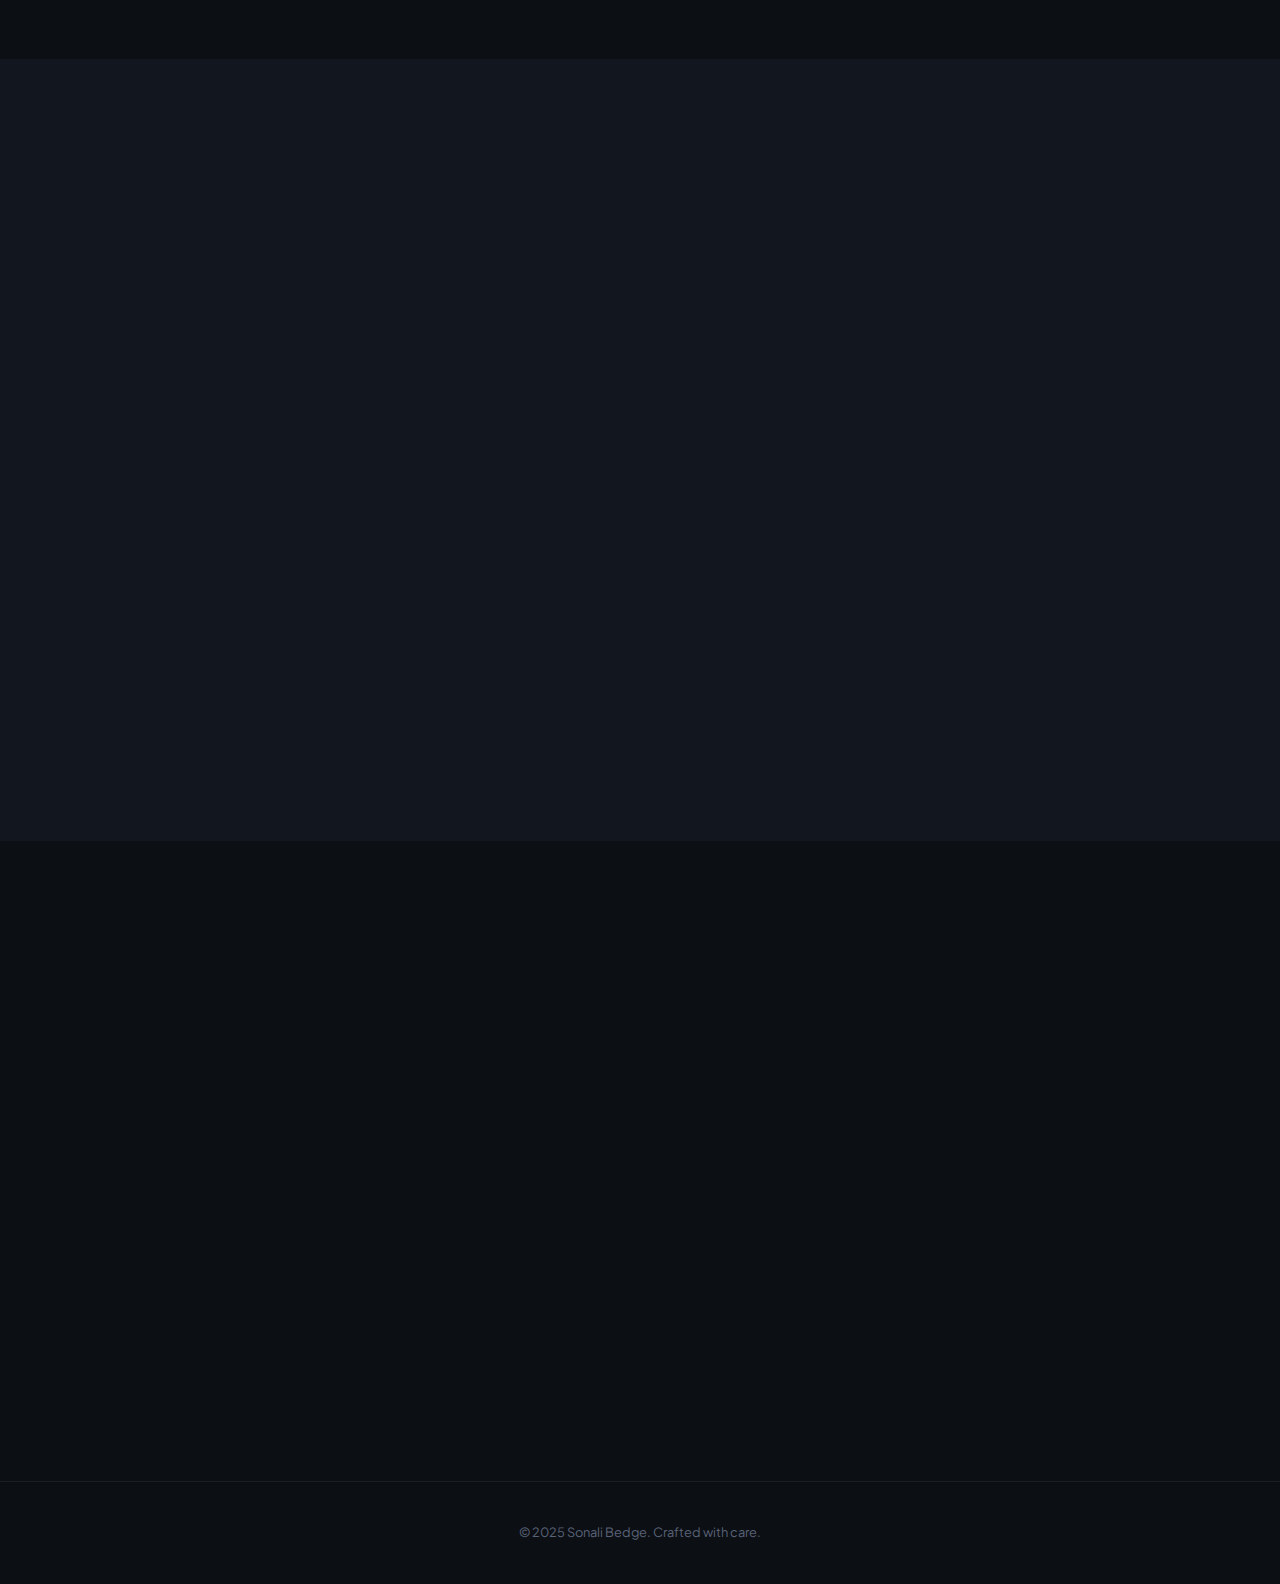
<file: Sonali-Bedge-Portfolio.html>
<!DOCTYPE html>
<html lang="en">
<head>
<meta charset="UTF-8">
<meta name="viewport" content="width=device-width, initial-scale=1.0">
<title>Sonali Bedge | Software Engineer</title>
<link href="https://fonts.googleapis.com/css2?family=DM+Serif+Display:ital@0;1&family=Plus+Jakarta+Sans:wght@300;400;500;600;700&family=JetBrains+Mono:wght@400;500&display=swap" rel="stylesheet">
<link rel="stylesheet" href="styles.css">
</head>
<body>

<!-- ─── Navigation ─── -->
<nav id="navbar">
  <div class="nav-inner">
    <a href="#" class="nav-logo"><img src="sonaliPhoto.jpeg" alt="Sonali Bedge">Sonali Bedge</span></a>
    <ul class="nav-links" id="navLinks">
      <li><a href="#about" onclick="closeNav()">About</a></li>
      <li><a href="#skills" onclick="closeNav()">Skills</a></li>
      <li><a href="#projects" onclick="closeNav()">Projects</a></li>
      <li><a href="#experience" onclick="closeNav()">Experience</a></li>
      <li><a href="#education" onclick="closeNav()">Education</a></li>
      <li><a href="#contact" onclick="closeNav()">Contact</a></li>
    </ul>
    <button class="hamburger" id="hamburger" onclick="toggleNav()" aria-label="Toggle menu">
      <span></span><span></span><span></span>
    </button>
  </div>
</nav>

<!-- ─── Hero ─── -->
<section class="hero">
  <div class="hero-bg"></div>
  <div class="hero-grid-overlay"></div>
  <div class="container">
    <div class="hero-content">
      <div class="hero-badge">
        <span class="dot"></span>
        Open to opportunities
      </div>
      <h1>Software Engineer<br>crafting <span class="italic">scalable</span><br><span class="accent">solutions</span></h1>
      <p class="hero-description">
        Full-Stack Developer with 4+ years of experience building production-grade web applications, 
        government benefit platforms, and RESTful APIs. I bring ideas to life with clean, 
        efficient code that impacts thousands of users.
      </p>
      <div class="hero-actions">
        <a href="#projects" class="btn btn-primary">
          View Projects
          <svg xmlns="http://www.w3.org/2000/svg" fill="none" viewBox="0 0 24 24" stroke="currentColor" stroke-width="2.5"><path stroke-linecap="round" stroke-linejoin="round" d="M19 9l-7 7-7-7"/></svg>
        </a>
        <a href="#contact" class="btn btn-ghost">
          Get in Touch
          <svg xmlns="http://www.w3.org/2000/svg" fill="none" viewBox="0 0 24 24" stroke="currentColor" stroke-width="2.5"><path stroke-linecap="round" stroke-linejoin="round" d="M17 8l4 4m0 0l-4 4m4-4H3"/></svg>
        </a>
      </div>
      <div class="hero-metrics">
        <div>
          <div class="metric-value">4+</div>
          <div class="metric-label">Years Experience</div>
        </div>
        <div>
          <div class="metric-value">60K+</div>
          <div class="metric-label">Users Served</div>
        </div>
        <div>
          <div class="metric-value">10K+</div>
          <div class="metric-label">Eligibility Determinations</div>
        </div>
        <div>
          <div class="metric-value">95%+</div>
          <div class="metric-label">Code Coverage</div>
        </div>
      </div>
    </div>
  </div>
</section>

<!-- ─── About ─── -->
<section id="about">
  <div class="container">
    <div class="section-label reveal">About</div>
    <div class="section-title reveal">Driven by purpose,<br>built with precision</div>
    <div class="about-grid">
      <div class="about-text reveal">
        <p>
          I'm a <strong>Full-Stack Developer</strong> passionate about building software that makes a real difference. 
          Currently, I collaborate in <strong>MyFriendBen</strong> at Code The Dream Labs — a government-funded platform 
          helping 60,000+ residents across North Carolina and Colorado determine their eligibility 
          for public benefits like SNAP, Medicaid, and housing assistance.
        </p>
        <p>
          My journey has been anything but linear. After early career experience building enterprise applications, 
          e-commerce platforms, and ERP systems in India, I took a career break to focus on my family and care 
          for my two daughters. Returning to tech, I dove deep into modern full-stack development — Python, Django, 
          React, TypeScript — and haven't looked back.
        </p>
        <p>
          I thrive in <strong>agile environments</strong> where I can collaborate across teams, 
          ship high-quality code, and continuously learn. Whether it's architecting REST APIs, optimizing 
          database queries, or building accessible, responsive front-ends, I bring thoroughness 
          and dedication to every challenge.
        </p>
      </div>
      <div class="about-details reveal">       
        <div class="detail-card">
          <div class="detail-card-header">
            <div class="detail-icon">📍</div>
            <h4>Based in Folsom, CA</h4>
          </div>
          <p>Open to remote and hybrid opportunities across the US.</p>
        </div>
        <div class="detail-card">
          <div class="detail-card-header">
            <div class="detail-icon">🎯</div>
            <h4>Currently Seeking</h4>
          </div>
          <p>Software Engineer / Backend Engineering / Full-Stack Developer roles building distributed systems and scalable infrastructure.</p>
        </div>
        <div class="detail-card">
          <div class="detail-card-header">
            <div class="detail-icon">💡</div>
            <h4>What Drives Me</h4>
          </div>
          <p>Creating user-centric applications that solve real-world problems at scale — particularly in civic tech and social impact.</p>
        </div>
      </div>
    </div>
  </div>
</section>

<!-- ─── Skills ─── -->
<section id="skills">
  <div class="container">
    <div class="section-label reveal">Technical Skills</div>
    <div class="section-title reveal">Tools of the trade</div>
    <div class="section-subtitle reveal">
      A modern stack refined through years of building production applications.
    </div>

    <div class="skills-grid">
      <div class="skill-category reveal">
        <div class="skill-cat-icon">⚡</div>
        <h3>Languages & Frameworks</h3>
        <div class="skill-tags">
          <span class="skill-tag">Python</span>
          <span class="skill-tag">Django</span>
          <span class="skill-tag">JavaScript</span>
          <span class="skill-tag">TypeScript</span>
          <span class="skill-tag">React.js</span>
          <span class="skill-tag">Flask</span>
          <span class="skill-tag">Node.js</span>
          <span class="skill-tag">C#</span>
          <span class="skill-tag">ASP.NET</span>
          <span class="skill-tag">HTML/CSS</span>
        </div>
      </div>
      <div class="skill-category reveal">
        <div class="skill-cat-icon">🗄️</div>
        <h3>Databases</h3>
        <div class="skill-tags">
          <span class="skill-tag">PostgreSQL</span>
          <span class="skill-tag">MongoDB</span>
          <span class="skill-tag">MySQL</span>
          <span class="skill-tag">MS SQL Server</span>
          <span class="skill-tag">Firebase Firestore</span>
          <span class="skill-tag">SQLite</span>
        </div>
      </div>
      <div class="skill-category reveal">
        <div class="skill-cat-icon">🛠️</div>
        <h3>Tools & Practices</h3>
        <div class="skill-tags">
          <span class="skill-tag">Git / GitHub</span>
          <span class="skill-tag">REST APIs</span>
          <span class="skill-tag">JWT</span>
          <span class="skill-tag">Postman</span>
          <span class="skill-tag">Swagger</span>
          <span class="skill-tag">pytest</span>
          <span class="skill-tag">Playwright</span>
          <span class="skill-tag">CI/CD</span>
          <span class="skill-tag">Agile/SDLC</span>
          <span class="skill-tag">Pandas</span>
          <span class="skill-tag">NumPy</span>
          <span class="skill-tag">Matplotlib</span>
          <span class="skill-tag">Tableau</span>
        </div>
      </div>
    </div>

    <!-- Soft Skills -->
    <div class="soft-skills-row reveal">
      <div style="width:100%; margin-bottom: 0.5rem;">
        <span class="section-label" style="margin-bottom: 0;">Core Strengths</span>
      </div>
      <div class="soft-skill"><span class="soft-skill-icon">🤝</span> Cross-functional Collaboration</div>
      <div class="soft-skill"><span class="soft-skill-icon">🔍</span> Problem-solving & Debugging</div>
      <div class="soft-skill"><span class="soft-skill-icon">💬</span> Clear Technical Communication</div>
      <div class="soft-skill"><span class="soft-skill-icon">📋</span> Requirements Gathering</div>
      <div class="soft-skill"><span class="soft-skill-icon">🔄</span> Agile & Sprint Planning</div>
      <div class="soft-skill"><span class="soft-skill-icon">📐</span> Attention to Detail</div>
      <div class="soft-skill"><span class="soft-skill-icon">🌱</span> Continuous Learning</div>
      <div class="soft-skill"><span class="soft-skill-icon">🎯</span> Adaptability & Resilience</div>
    </div>
  </div>
</section>

<!-- ─── Projects ─── -->
<section id="projects">
  <div class="container">
    <div class="section-label reveal">Featured Work</div>
    <div class="section-title reveal">Projects that make<br>a difference</div>
    <div class="section-subtitle reveal">
      From civic tech platforms serving thousands to educational tools — each project reflects my commitment to quality engineering.
    </div>

    <div class="projects-list">
      <!-- Project 1 -->
      <div class="project-card reveal">
        <div class="project-info">
          <div class="project-type">Civic Tech · Code The Dream Labs</div>
          <h3>MyFriendBen — Public Benefits Eligibility Platform</h3>
          <p>
            A government-funded application helping 60,000+ residents across North Carolina and Colorado 
            determine eligibility for public benefits and social services.
          </p>
          <div class="project-tech-visual">
            <span class="tech-pill">Django</span>
            <span class="tech-pill">React</span>
            <span class="tech-pill">TypeScript</span>
            <span class="tech-pill">PostgreSQL</span>
            <span class="tech-pill">REST API</span>
            <span class="tech-pill">Material UI</span>
            <span class="tech-pill">Playwright</span>
            <span class="tech-pill">CI/CD</span>
          </div>
          <div class="project-highlights">
            <div class="highlight">
              <div class="highlight-marker"></div>
              <span>Built Django REST API processing 10,000+ eligibility determinations with 95.5% accuracy</span>
            </div>
            <div class="highlight">
              <div class="highlight-marker"></div>
              <span>Engineered multi-state benefit calculator for 8+ program types including SNAP, Medicaid & housing</span>
            </div>
            <div class="highlight">
              <div class="highlight-marker"></div>
              <span>Developed Playwright test suite achieving 90% code coverage</span>
            </div>
            <div class="highlight">
              <div class="highlight-marker"></div>
              <span>Collaborated in agile sprints, code reviews, and CI/CD workflows</span>
            </div>
          </div>
          <div class="project-links">
            <a href="https://github.com/SonaliBedge" class="project-link" target="_blank" rel="noopener">
              <svg xmlns="http://www.w3.org/2000/svg" viewBox="0 0 24 24" fill="currentColor"><path d="M12 0C5.37 0 0 5.37 0 12c0 5.31 3.435 9.795 8.205 11.385.6.105.825-.255.825-.57 0-.285-.015-1.23-.015-2.235-3.015.555-3.795-.735-4.035-1.41-.135-.345-.72-1.41-1.23-1.695-.42-.225-1.02-.78-.015-.795.945-.015 1.62.87 1.845 1.23 1.08 1.815 2.805 1.305 3.495.99.105-.78.42-1.305.765-1.605-2.67-.3-5.46-1.335-5.46-5.925 0-1.305.465-2.385 1.23-3.225-.12-.3-.54-1.53.12-3.18 0 0 1.005-.315 3.3 1.23.96-.27 1.98-.405 3-.405s2.04.135 3 .405c2.295-1.56 3.3-1.23 3.3-1.23.66 1.65.24 2.88.12 3.18.765.84 1.23 1.905 1.23 3.225 0 4.605-2.805 5.625-5.475 5.925.435.375.81 1.095.81 2.22 0 1.605-.015 2.895-.015 3.3 0 .315.225.69.825.57A12.02 12.02 0 0024 12c0-6.63-5.37-12-12-12z"/></svg>
              GitHub
            </a>
            <a href="https://www.myfriendben.org" class="project-link" target="_blank" rel="noopener">
              <svg xmlns="http://www.w3.org/2000/svg" viewBox="0 0 24 24" fill="currentColor"><path d="M14 3v2H3.5l7.75 6.2a1.25 1.25 0 001.5 0L20.5 5H17V3h4.5A1.5 1.5 0 0123 4.5v15a1.5 1.5 0 01-1.5 1.5h-19A1.5 1.5 0 011 19.5v-15A1.5 1.5 0 012.5 3H14zM21 7.387l-6.574 5.26a3.25 3.25 0 01-4.052-.044L3 7.333V19.5h18V7.387z"/></svg>
              Live Site
            </a>
          </div>
        </div>
      </div>

      <!-- Project 2 -->
      <div class="project-card reveal">
        <div class="project-info">
          <div class="project-type">API Integration · Open Source</div>
          <h3>Benefits API — PolicyEngine Integration</h3>
          <p>
            Integrated PolicyEngine microsimulation API to automate Federal Poverty Level calculations 
            and compute tax credit values including EITC for household benefit estimates.
          </p>
          <div class="project-tech-visual">
            <span class="tech-pill">Flask</span>
            <span class="tech-pill">Python</span>
            <span class="tech-pill">Pandas</span>
            <span class="tech-pill">pytest</span>
            <span class="tech-pill">PolicyEngine API</span>
          </div>
          <div class="project-highlights">
            <div class="highlight">
              <div class="highlight-marker"></div>
              <span>Automated Federal Poverty Level calculations, eliminating manual policy updates</span>
            </div>
            <div class="highlight">
              <div class="highlight-marker"></div>
              <span>Computed EITC and tax credits improving benefit estimate accuracy</span>
            </div>
            <div class="highlight">
              <div class="highlight-marker"></div>
              <span>pytest suite with 95% code coverage ensuring reliability across policy changes</span>
            </div>
            <div class="highlight">
              <div class="highlight-marker"></div>
              <span>Optimized response times via efficient data processing and caching</span>
            </div>
          </div>
          <div class="project-links">
            <a href="https://github.com/SonaliBedge" class="project-link" target="_blank" rel="noopener">
              <svg xmlns="http://www.w3.org/2000/svg" viewBox="0 0 24 24" fill="currentColor"><path d="M12 0C5.37 0 0 5.37 0 12c0 5.31 3.435 9.795 8.205 11.385.6.105.825-.255.825-.57 0-.285-.015-1.23-.015-2.235-3.015.555-3.795-.735-4.035-1.41-.135-.345-.72-1.41-1.23-1.695-.42-.225-1.02-.78-.015-.795.945-.015 1.62.87 1.845 1.23 1.08 1.815 2.805 1.305 3.495.99.105-.78.42-1.305.765-1.605-2.67-.3-5.46-1.335-5.46-5.925 0-1.305.465-2.385 1.23-3.225-.12-.3-.54-1.53.12-3.18 0 0 1.005-.315 3.3 1.23.96-.27 1.98-.405 3-.405s2.04.135 3 .405c2.295-1.56 3.3-1.23 3.3-1.23.66 1.65.24 2.88.12 3.18.765.84 1.23 1.905 1.23 3.225 0 4.605-2.805 5.625-5.475 5.925.435.375.81 1.095.81 2.22 0 1.605-.015 2.895-.015 3.3 0 .315.225.69.825.57A12.02 12.02 0 0024 12c0-6.63-5.37-12-12-12z"/></svg>
              GitHub
            </a>
            <a href="https://www.policyengine.org/us" class="project-link" target="_blank" rel="noopener">
              <svg xmlns="http://www.w3.org/2000/svg" viewBox="0 0 24 24" fill="currentColor"><path d="M14 3v2H3.5l7.75 6.2a1.25 1.25 0 001.5 0L20.5 5H17V3h4.5A1.5 1.5 0 0123 4.5v15a1.5 1.5 0 01-1.5 1.5h-19A1.5 1.5 0 011 19.5v-15A1.5 1.5 0 012.5 3H14zM21 7.387l-6.574 5.26a3.25 3.25 0 01-4.052-.044L3 7.333V19.5h18V7.387z"/></svg>
              Live Site
            </a>
          </div>
        </div>
      </div>

      <!-- Project 3 -->
      <div class="project-card reveal">
        <div class="project-info">
          <div class="project-type">Full-Stack · Educational Platform</div>
          <h3>LearningHub — Course Management Platform</h3>
          <p>
            A full-stack educational platform with real-time course management, progress tracking, 
            role-based access for teachers and students, and a dynamic rating system.
          </p>
          <div class="project-tech-visual">
            <span class="tech-pill">React</span>
            <span class="tech-pill">Node.js</span>
            <span class="tech-pill">Firebase</span>
            <span class="tech-pill">Firestore</span>
            <span class="tech-pill">Auth</span>
            <span class="tech-pill">REST API</span>
          </div>
          <div class="project-highlights">
            <div class="highlight">
              <div class="highlight-marker"></div>
              <span>Architected full-stack platform with real-time synchronization via Firestore</span>
            </div>
            <div class="highlight">
              <div class="highlight-marker"></div>
              <span>Firebase Auth with role-based access control for teachers and students</span>
            </div>
            <div class="highlight">
              <div class="highlight-marker"></div>
              <span>RESTful API for course CRUD, enrollment, and dashboards using Node.js</span>
            </div>
            <div class="highlight">
              <div class="highlight-marker"></div>
              <span>Collaborated with 4-person team maintaining 85% test coverage</span>
            </div>
          </div>
          <div class="project-links">
            <a href="https://github.com/Code-the-Dream-School/gg-pac-team3-monorepo" class="project-link" target="_blank" rel="noopener">
              <svg xmlns="http://www.w3.org/2000/svg" viewBox="0 0 24 24" fill="currentColor"><path d="M12 0C5.37 0 0 5.37 0 12c0 5.31 3.435 9.795 8.205 11.385.6.105.825-.255.825-.57 0-.285-.015-1.23-.015-2.235-3.015.555-3.795-.735-4.035-1.41-.135-.345-.72-1.41-1.23-1.695-.42-.225-1.02-.78-.015-.795.945-.015 1.62.87 1.845 1.23 1.08 1.815 2.805 1.305 3.495.99.105-.78.42-1.305.765-1.605-2.67-.3-5.46-1.335-5.46-5.925 0-1.305.465-2.385 1.23-3.225-.12-.3-.54-1.53.12-3.18 0 0 1.005-.315 3.3 1.23.96-.27 1.98-.405 3-.405s2.04.135 3 .405c2.295-1.56 3.3-1.23 3.3-1.23.66 1.65.24 2.88.12 3.18.765.84 1.23 1.905 1.23 3.225 0 4.605-2.805 5.625-5.475 5.925.435.375.81 1.095.81 2.22 0 1.605-.015 2.895-.015 3.3 0 .315.225.69.825.57A12.02 12.02 0 0024 12c0-6.63-5.37-12-12-12z"/></svg>
              GitHub
            </a>
          </div>
        </div>
      </div>
    </div>
  </div>
</section>

<!-- ─── Experience ─── -->
<section id="experience">
  <div class="container">
    <div class="section-label reveal">Experience</div>
    <div class="section-title reveal">Career journey</div>
    <div class="section-subtitle reveal">
      From enterprise systems to civic tech — a path shaped by curiosity, resilience, and impact.
    </div>

    <div class="timeline">
      <div class="timeline-item reveal">
        <div class="timeline-dot"></div>
        <div class="timeline-date">Dec 2024 — Present</div>
        <h3>Associate Software Developer</h3>
        <div class="timeline-company">Code The Dream Labs · MyFriendBen</div>
        <p>
          Contributing to a multi-state public benefits eligibility platform serving 60,000+ users. Building Django REST APIs, 
          React/TypeScript front-end features, and Playwright test suites in an agile, cross-functional team.
        </p>
      </div>
      <div class="timeline-item reveal">
        <div class="timeline-dot"></div>
        <div class="timeline-date">Jul 2024 — Sep 2024</div>
        <h3>Full Stack Developer</h3>
        <div class="timeline-company">Code The Dream · LearningHub</div>
        <p>
          Architected a full-stack educational platform with Firebase Authentication, role-based access control, 
          real-time Firestore synchronization, and RESTful Node.js APIs. Collaborated with a 4-person dev team.
        </p>
      </div>
      <div class="timeline-item reveal">
        <div class="timeline-dot"></div>
        <div class="timeline-date">Jun 2011 — Jun 2024</div>
        <h3>Career Break — Learning, Teaching & Personal Growth</h3>
        <div class="timeline-company">Self-Directed · Folsom, CA</div>
        <p>
          Took a career break to raise my two daughters while staying connected to technology ,also taught and mentored children, including my own. 
          Completed certifications in AI (Folsom Lake College), Python for Everybody (University of Michigan · Coursera), 
          and React.js & Node.js/Express (Code The Dream). Built three full-stack projects to sharpen modern development skills 
          in Python, Django, React, and TypeScript. Mentored Code The Dream students for project development and in the Python course, reinforcing my own communication and teaching abilities. Returned to professional software development 
          with a stronger, more modern skill set and renewed purpose.
        </p>
      </div>
      <div class="timeline-item reveal">
        <div class="timeline-dot"></div>
        <div class="timeline-date">Jun 2009 — Dec 2010</div>
        <h3>Software Developer</h3>
        <div class="timeline-company">DOTS INFO SYSTEM (I) PVT LTD · Mumbai, India</div>
        <p>
          Developed a B2C e-commerce marketplace with product browsing, cart, and secure checkout using ASP.NET, C#, and SQL Server. 
          Implemented product review systems that increased customer engagement.
        </p>
      </div>
      <div class="timeline-item reveal">
        <div class="timeline-dot"></div>
        <div class="timeline-date">Mar 2008 — Dec 2008</div>
        <h3>Software Developer</h3>
        <div class="timeline-company">Mikita Technologies Pvt Ltd · Pune, India</div>
        <p>
          Designed dealer rewards system automating sales performance evaluation.
          Developed Service Tax compliance software.
        </p>
      </div>
      <div class="timeline-item reveal">
        <div class="timeline-dot"></div>
        <div class="timeline-date">Jun 2007 — Feb 2008</div>
        <h3>Software Developer</h3>
        <div class="timeline-company">Clariant Technologies · Pune, India</div>
        <p>
          Built enterprise applications (Inventory, ERP, CRM) supporting 50+ concurrent users. 
          Optimized queries reducing report time by 60%. Managed full SDLC and trained 30+ end users.
        </p>
      </div>
    </div>
  </div>
</section>

<!-- ─── Education & Certs ─── -->
<section id="education">
  <div class="container">
    <div class="section-label reveal">Education & Certifications</div>
    <div class="section-title reveal">Foundation of knowledge</div>

    <div class="edu-grid">
      <div class="edu-card reveal">
        <h3>Bachelor of Computer Science (BSC)</h3>
        <div class="institution">Swami Ramanand Teerth University, India</div>
        <p>Core foundation in computer science fundamentals, data structures, algorithms, and software engineering principles.</p>
      </div>
      <div class="edu-card reveal">
        <div class="cert-badge">Certification</div>
        <h3>AI 300 Course</h3>
        <div class="institution">Folsom Lake College</div>
        <p>Foundations of artificial intelligence and machine learning concepts.</p>
      </div>
      <div class="edu-card reveal">
        <div class="cert-badge">Certification</div>
        <h3>Python for Everybody</h3>
        <div class="institution">University of Michigan · Coursera</div>
        <p>Comprehensive Python programming covering data structures, web scraping, and databases.</p>
      </div>
      <div class="edu-card reveal">
        <div class="cert-badge">Certification</div>
        <h3>React.js & Node.js/Express</h3>
        <div class="institution">Code The Dream</div>
        <p>Modern full-stack JavaScript development with React front-end and Node.js/Express back-end.</p>
      </div>
    </div>
  </div>
</section>

<!-- ─── Contact ─── -->
<section id="contact">
  <div class="container">
    <div class="contact-content">
      <div class="section-label reveal">Get in Touch</div>
      <div class="section-title reveal">Let's build something<br><span style="color: var(--accent);">great together</span></div>
      <p class="section-subtitle reveal" style="text-align: center;">
        I'm actively seeking Software Engineer and Backend Engineering roles. 
        Let's connect and discuss how I can collaborate in your team.
      </p>
      <div class="contact-links reveal">
        <a href="mailto:bedgesonali@gmail.com" class="contact-card">
          <div class="contact-icon">
            <svg xmlns="http://www.w3.org/2000/svg" width="18" height="18" fill="none" viewBox="0 0 24 24" stroke="currentColor" stroke-width="2"><path stroke-linecap="round" stroke-linejoin="round" d="M3 8l7.89 5.26a2 2 0 002.22 0L21 8M5 19h14a2 2 0 002-2V7a2 2 0 00-2-2H5a2 2 0 00-2 2v10a2 2 0 002 2z"/></svg>
          </div>
          bedgesonali@gmail.com
        </a>
        <a href="https://linkedin.com/in/SonaliBedge" class="contact-card" target="_blank" rel="noopener">
          <div class="contact-icon">
            <svg xmlns="http://www.w3.org/2000/svg" width="18" height="18" fill="currentColor" viewBox="0 0 24 24"><path d="M20.447 20.452h-3.554v-5.569c0-1.328-.027-3.037-1.852-3.037-1.853 0-2.136 1.445-2.136 2.939v5.667H9.351V9h3.414v1.561h.046c.477-.9 1.637-1.85 3.37-1.85 3.601 0 4.267 2.37 4.267 5.455v6.286zM5.337 7.433a2.062 2.062 0 01-2.063-2.065 2.064 2.064 0 112.063 2.065zm1.782 13.019H3.555V9h3.564v11.452zM22.225 0H1.771C.792 0 0 .774 0 1.729v20.542C0 23.227.792 24 1.771 24h20.451C23.2 24 24 23.227 24 22.271V1.729C24 .774 23.2 0 22.222 0h.003z"/></svg>
          </div>
          LinkedIn
        </a>
        <a href="https://github.com/SonaliBedge" class="contact-card" target="_blank" rel="noopener">
          <div class="contact-icon">
            <svg xmlns="http://www.w3.org/2000/svg" width="18" height="18" fill="currentColor" viewBox="0 0 24 24"><path d="M12 0C5.37 0 0 5.37 0 12c0 5.31 3.435 9.795 8.205 11.385.6.105.825-.255.825-.57 0-.285-.015-1.23-.015-2.235-3.015.555-3.795-.735-4.035-1.41-.135-.345-.72-1.41-1.23-1.695-.42-.225-1.02-.78-.015-.795.945-.015 1.62.87 1.845 1.23 1.08 1.815 2.805 1.305 3.495.99.105-.78.42-1.305.765-1.605-2.67-.3-5.46-1.335-5.46-5.925 0-1.305.465-2.385 1.23-3.225-.12-.3-.54-1.53.12-3.18 0 0 1.005-.315 3.3 1.23.96-.27 1.98-.405 3-.405s2.04.135 3 .405c2.295-1.56 3.3-1.23 3.3-1.23.66 1.65.24 2.88.12 3.18.765.84 1.23 1.905 1.23 3.225 0 4.605-2.805 5.625-5.475 5.925.435.375.81 1.095.81 2.22 0 1.605-.015 2.895-.015 3.3 0 .315.225.69.825.57A12.02 12.02 0 0024 12c0-6.63-5.37-12-12-12z"/></svg>
          </div>
          GitHub
        </a>
      </div>
    </div>
  </div>
</section>

<!-- ─── Footer ─── -->
<footer>
  <p>&copy; 2025 Sonali Bedge. Crafted with care.</p>
</footer>

<script src="script.js"></script>
</body>
</html>
</file>
<file: styles.css>
:root {
    --bg-primary: #0C0F14;
    --bg-secondary: #12161E;
    --bg-card: #161B26;
    --bg-card-hover: #1C2233;
    --accent: #6C9BFF;
    --accent-soft: rgba(108, 155, 255, 0.12);
    --accent-glow: rgba(108, 155, 255, 0.25);
    --text-primary: #E8ECF4;
    --text-secondary: #8A93A6;
    --text-muted: #5A6378;
    --border: rgba(255, 255, 255, 0.06);
    --border-hover: rgba(108, 155, 255, 0.2);
    --success: #4ADE80;
    --warm: #F5A623;
    --serif: 'DM Serif Display', Georgia, serif;
    --sans: 'Plus Jakarta Sans', system-ui, sans-serif;
    --mono: 'JetBrains Mono', monospace;
  }

  *, *::before, *::after { margin: 0; padding: 0; box-sizing: border-box; }

  html { scroll-behavior: smooth; font-size: 16px; }

  body {
    font-family: var(--sans);
    background: var(--bg-primary);
    color: var(--text-primary);
    line-height: 1.7;
    overflow-x: hidden;
    -webkit-font-smoothing: antialiased;
  }

  /* ─── Scrollbar ─── */
  ::-webkit-scrollbar { width: 6px; }
  ::-webkit-scrollbar-track { background: var(--bg-primary); }
  ::-webkit-scrollbar-thumb { background: var(--text-muted); border-radius: 3px; }

  /* ─── Selection ─── */
  ::selection { background: var(--accent-soft); color: var(--accent); }

  /* ─── Navigation ─── */
  nav {
    position: fixed; top: 0; left: 0; right: 0; z-index: 100;
    padding: 1rem 2rem;
    background: rgba(12, 15, 20, 0.8);
    backdrop-filter: blur(20px);
    border-bottom: 1px solid var(--border);
    transition: all 0.3s ease;
  }
  nav.scrolled { background: rgba(12, 15, 20, 0.95); }
  .nav-inner {
    max-width: 1200px; margin: 0 auto;
    display: flex; align-items: center; justify-content: space-between;
  }
  .nav-logo {
    font-family: var(--serif); font-size: 1.3rem;
    color: var(--text-primary); text-decoration: none;
    letter-spacing: -0.02em;
    display: flex; align-items: center; gap: 0.6rem;
  }
  .nav-logo img {
    width: 32px; height: 32px; border-radius: 50%;
    object-fit: cover;
    border: 1.5px solid var(--border-hover);
    transition: transform 0.3s ease;
  }
  .nav-logo img:hover {
    transform: scale(1.35);
  }
  .nav-logo span { color: var(--accent); }
  .nav-links { display: flex; gap: 2rem; list-style: none; }
  .nav-links a {
    color: var(--text-secondary); text-decoration: none;
    font-size: 0.85rem; font-weight: 500; letter-spacing: 0.03em;
    text-transform: uppercase; transition: color 0.3s;
    position: relative;
  }
  .nav-links a::after {
    content: ''; position: absolute; bottom: -4px; left: 0;
    width: 0; height: 1.5px; background: var(--accent);
    transition: width 0.3s ease;
  }
  .nav-links a:hover { color: var(--text-primary); }
  .nav-links a:hover::after { width: 100%; }
  .nav-links a.active { color: var(--accent); }
  .nav-links a.active::after { width: 100%; background: var(--accent); }

  .hamburger {
    display: none; background: none; border: none; cursor: pointer;
    width: 28px; height: 20px; position: relative; z-index: 101;
  }
  .hamburger span {
    display: block; width: 100%; height: 2px; background: var(--text-primary);
    position: absolute; left: 0; transition: all 0.3s ease;
  }
  .hamburger span:nth-child(1) { top: 0; }
  .hamburger span:nth-child(2) { top: 9px; }
  .hamburger span:nth-child(3) { top: 18px; }
  .hamburger.active span:nth-child(1) { top: 9px; transform: rotate(45deg); }
  .hamburger.active span:nth-child(2) { opacity: 0; }
  .hamburger.active span:nth-child(3) { top: 9px; transform: rotate(-45deg); }

  /* ─── Sections ─── */
  section { padding: 6rem 2rem; }
  .container { max-width: 1100px; margin: 0 auto; }

  .section-label {
    font-family: var(--mono); font-size: 0.75rem; font-weight: 500;
    color: var(--accent); text-transform: uppercase;
    letter-spacing: 0.15em; margin-bottom: 1rem;
    display: flex; align-items: center; gap: 0.75rem;
  }
  .section-label::before {
    content: ''; width: 24px; height: 1px; background: var(--accent);
  }
  .section-title {
    font-family: var(--serif); font-size: clamp(2rem, 4vw, 2.8rem);
    line-height: 1.2; margin-bottom: 1.5rem;
    letter-spacing: -0.02em;
  }
  .section-subtitle {
    color: var(--text-secondary); font-size: 1.05rem;
    max-width: 600px; line-height: 1.8;
  }

  /* ─── Hero ─── */
  .hero {
    min-height: 100vh; display: flex; align-items: center;
    position: relative; padding-top: 5rem;
  }
  .hero-bg {
    position: absolute; top: 0; left: 0; right: 0; bottom: 0;
    background:
      radial-gradient(ellipse 60% 50% at 70% 20%, rgba(108, 155, 255, 0.06) 0%, transparent 70%),
      radial-gradient(ellipse 40% 40% at 20% 80%, rgba(108, 155, 255, 0.03) 0%, transparent 70%);
    pointer-events: none;
    animation: gradientShift 8s ease-in-out infinite alternate;
  }
  .hero-grid-overlay {
    position: absolute; top: 0; left: 0; right: 0; bottom: 0;
    background-image:
      linear-gradient(rgba(255,255,255,0.015) 1px, transparent 1px),
      linear-gradient(90deg, rgba(255,255,255,0.015) 1px, transparent 1px);
    background-size: 80px 80px;
    pointer-events: none;
    mask-image: radial-gradient(ellipse 80% 60% at 50% 30%, black 0%, transparent 70%);
    -webkit-mask-image: radial-gradient(ellipse 80% 60% at 50% 30%, black 0%, transparent 70%);
  }

  .hero .container { position: relative; z-index: 1; }
  .hero-content { max-width: 720px; }

  .hero-badge {
    display: inline-flex; align-items: center; gap: 0.5rem;
    padding: 0.4rem 1rem; border-radius: 100px;
    background: var(--accent-soft); border: 1px solid var(--border-hover);
    font-size: 0.8rem; color: var(--accent); font-weight: 500;
    margin-bottom: 2rem;
    animation: fadeSlideUp 0.8s ease both, floatBadge 3s ease-in-out 1.5s infinite;
  }
  .hero-badge .dot {
    width: 6px; height: 6px; border-radius: 50%;
    background: var(--success);
    animation: pulse 2s infinite;
  }

  .hero h1 {
    font-family: var(--serif); font-size: clamp(2.8rem, 6vw, 4.5rem);
    line-height: 1.1; letter-spacing: -0.03em;
    margin-bottom: 1.5rem;
    animation: fadeSlideUp 0.8s ease 0.1s both;
  }
  .hero h1 .accent { color: var(--accent); }
  .hero h1 .italic { font-style: italic; color: var(--text-secondary); }

  .hero-description {
    color: var(--text-secondary); font-size: 1.1rem;
    line-height: 1.9; max-width: 560px; margin-bottom: 2.5rem;
    animation: fadeSlideUp 0.8s ease 0.2s both;
  }

  .hero-actions {
    display: flex; gap: 1rem; flex-wrap: wrap;
    animation: fadeSlideUp 0.8s ease 0.3s both;
  }

  .btn {
    display: inline-flex; align-items: center; gap: 0.5rem;
    padding: 0.85rem 1.8rem; border-radius: 8px;
    font-family: var(--sans); font-size: 0.9rem; font-weight: 600;
    text-decoration: none; transition: all 0.3s ease;
    cursor: pointer; border: none;
  }
  .btn-primary {
    background: var(--accent); color: var(--bg-primary);
    box-shadow: 0 4px 20px rgba(108, 155, 255, 0.25);
  }
  .btn-primary:hover {
    transform: translateY(-2px);
    box-shadow: 0 8px 30px rgba(108, 155, 255, 0.35);
  }
  .btn-ghost {
    background: transparent; color: var(--text-primary);
    border: 1px solid var(--border);
  }
  .btn-ghost:hover {
    border-color: var(--border-hover);
    background: var(--accent-soft);
  }
  .btn svg { width: 16px; height: 16px; }

  .hero-metrics {
    display: flex; gap: 3rem; margin-top: 4rem; padding-top: 3rem;
    border-top: 1px solid var(--border);
    animation: fadeSlideUp 0.8s ease 0.4s both;
  }
  .metric-label {
    font-size: 0.8rem; color: var(--text-muted);
    text-transform: uppercase; letter-spacing: 0.08em;
    margin-top: 0.4rem;
  }

  /* ─── About ─── */
  #about { background: var(--bg-secondary); }
  .about-grid {
    display: grid; grid-template-columns: 1fr 1fr;
    gap: 4rem; align-items: start; margin-top: 3rem;
  }
  .about-text p {
    color: var(--text-secondary); font-size: 1rem;
    line-height: 1.9; margin-bottom: 1.25rem;
  }
  .about-text p strong { color: var(--text-primary); font-weight: 600; }

  .about-photo {
    width: 100%; max-width: 280px; margin: 0 auto 2rem;
    border-radius: 16px; overflow: hidden;
    border: 2px solid var(--border);
    box-shadow: 0 12px 40px rgba(0,0,0,0.3);
    transition: all 0.4s ease;
  }
  .about-photo:hover {
    border-color: var(--border-hover);
    transform: translateY(-4px);
    box-shadow: 0 20px 50px rgba(108, 155, 255, 0.15);
  }
  .about-photo img {
    width: 100%; height: auto; display: block;
    object-fit: cover;
  }
  .about-details { display: flex; flex-direction: column; gap: 1.5rem; }
  .detail-card {
    padding: 1.5rem; border-radius: 12px;
    background: var(--bg-card); border: 1px solid var(--border);
    transition: all 0.3s ease;
  }
  .detail-card:hover {
    border-color: var(--border-hover);
    transform: translateX(4px);
  }
  .detail-card-header {
    display: flex; align-items: center; gap: 0.75rem;
    margin-bottom: 0.75rem;
  }
  .detail-icon {
    width: 36px; height: 36px; border-radius: 8px;
    background: var(--accent-soft); color: var(--accent);
    display: flex; align-items: center; justify-content: center;
    font-size: 1rem;
  }
  .detail-card h4 {
    font-size: 0.95rem; font-weight: 600;
  }
  .detail-card p {
    color: var(--text-secondary); font-size: 0.88rem; line-height: 1.7;
  }

  /* ─── Skills ─── */
  .skills-grid {
    display: grid; grid-template-columns: repeat(3, 1fr);
    gap: 1.5rem; margin-top: 3rem;
  }
  .skill-category {
    padding: 2rem; border-radius: 14px;
    background: var(--bg-card); border: 1px solid var(--border);
    transition: all 0.4s ease;
    position: relative; overflow: hidden;
  }
  .skill-category::before {
    content: ''; position: absolute; top: 0; left: 0; right: 0;
    height: 2px; background: linear-gradient(90deg, transparent, var(--accent), transparent);
    opacity: 0; transition: opacity 0.4s;
  }
  .skill-category:hover {
    border-color: var(--border-hover);
    transform: translateY(-4px);
    box-shadow: 0 12px 40px rgba(0,0,0,0.3);
  }
  .skill-category:hover::before { opacity: 1; }

  .skill-cat-icon {
    width: 44px; height: 44px; border-radius: 10px;
    background: var(--accent-soft); color: var(--accent);
    display: flex; align-items: center; justify-content: center;
    font-size: 1.2rem; margin-bottom: 1.25rem;
  }
  .skill-category h3 {
    font-size: 1.05rem; font-weight: 700;
    margin-bottom: 1rem; letter-spacing: -0.01em;
  }
  .skill-tags { display: flex; flex-wrap: wrap; gap: 0.5rem; }
  .skill-tag {
    padding: 0.35rem 0.85rem; border-radius: 6px;
    background: rgba(255, 255, 255, 0.04);
    border: 1px solid var(--border);
    font-size: 0.8rem; color: var(--text-secondary);
    font-weight: 500; transition: all 0.3s;
  }
  .skill-tag:hover {
    color: var(--accent); border-color: var(--border-hover);
    background: var(--accent-soft);
  }

  /* ─── Soft Skills ─── */
  .soft-skills-row {
    display: flex; flex-wrap: wrap; gap: 1rem;
    margin-top: 2rem; padding-top: 2rem;
    border-top: 1px solid var(--border);
  }
  .soft-skill {
    display: flex; align-items: center; gap: 0.6rem;
    padding: 0.6rem 1.2rem; border-radius: 100px;
    background: var(--bg-card); border: 1px solid var(--border);
    font-size: 0.85rem; color: var(--text-secondary);
    font-weight: 500; transition: all 0.3s ease;
  }
  .soft-skill:hover {
    color: var(--accent); border-color: var(--border-hover);
    background: var(--accent-soft);
  }
  .soft-skill-icon { font-size: 1rem; }

  /* ─── Projects ─── */
  #projects { background: var(--bg-secondary); }
  .projects-list { display: flex; flex-direction: column; gap: 2rem; margin-top: 3rem; }

  .project-card {
    background: var(--bg-card); border: 1px solid var(--border);
    border-radius: 16px; overflow: hidden;
    transition: all 0.4s ease;
  }
  .project-card:hover {
    border-color: var(--border-hover);
    transform: translateY(-4px);
    box-shadow: 0 20px 60px rgba(0,0,0,0.3);
  }

  .project-tech-visual {
    display: flex; flex-wrap: wrap; gap: 0.5rem;
    margin-bottom: 1.5rem;
  }
  .tech-pill {
    padding: 0.45rem 1rem; border-radius: 6px;
    font-family: var(--mono); font-size: 0.75rem;
    background: rgba(255,255,255,0.06); color: var(--text-secondary);
    border: 1px solid rgba(255,255,255,0.08);
  }
  .project-card:nth-child(1) .tech-pill { color: var(--accent); border-color: rgba(108,155,255,0.2); }
  .project-card:nth-child(2) .tech-pill { color: var(--success); border-color: rgba(74,222,128,0.2); }
  .project-card:nth-child(3) .tech-pill { color: var(--warm); border-color: rgba(245,166,35,0.2); }

  .project-info { padding: 2.5rem; }
  .project-type {
    font-family: var(--mono); font-size: 0.72rem;
    color: var(--text-muted); text-transform: uppercase;
    letter-spacing: 0.12em; margin-bottom: 0.75rem;
  }
  .project-info h3 {
    font-family: var(--serif); font-size: 1.5rem;
    margin-bottom: 1rem; letter-spacing: -0.02em;
    line-height: 1.3;
  }
  .project-info p {
    color: var(--text-secondary); font-size: 0.92rem;
    line-height: 1.8; margin-bottom: 1.5rem;
  }
  .project-highlights {
    display: flex; flex-direction: column; gap: 0.6rem;
    margin-bottom: 1.5rem;
  }
  .highlight {
    display: flex; align-items: baseline; gap: 0.6rem;
    font-size: 0.88rem; color: var(--text-secondary);
  }
  .highlight-marker {
    width: 5px; height: 5px; border-radius: 50%;
    background: var(--accent); flex-shrink: 0;
    margin-top: 0.5rem;
  }
  .project-card:nth-child(2) .highlight-marker { background: var(--success); }
  .project-card:nth-child(3) .highlight-marker { background: var(--warm); }

  .project-links { display: flex; gap: 0.75rem; }
  .project-link {
    display: inline-flex; align-items: center; gap: 0.4rem;
    padding: 0.5rem 1rem; border-radius: 6px;
    font-size: 0.82rem; font-weight: 600;
    text-decoration: none; transition: all 0.3s;
    border: 1px solid var(--border); color: var(--text-secondary);
  }
  .project-link:hover {
    color: var(--accent); border-color: var(--border-hover);
    background: var(--accent-soft);
  }
  .project-link svg { width: 14px; height: 14px; }

  /* ─── Experience Timeline ─── */
  .timeline { margin-top: 3rem; position: relative; }
  .timeline-item {
    padding-left: 3rem; padding-bottom: 3rem;
    position: relative;
  }
  .timeline-item:last-child { padding-bottom: 0; }
  .timeline-dot {
    position: absolute; left: -5px; top: 6px;
    width: 10px; height: 10px; border-radius: 50%;
    background: var(--bg-primary); border: 2px solid var(--accent);
  }
  .timeline-item:first-child .timeline-dot {
    background: var(--accent);
    box-shadow: 0 0 12px var(--accent-glow);
    animation: dotGlow 2s ease-in-out infinite;
  }

  /* ─── Staggered Reveal Delays ─── */
  .timeline-item.reveal:nth-child(1) { transition-delay: 0s; }
  .timeline-item.reveal:nth-child(2) { transition-delay: 0.1s; }
  .timeline-item.reveal:nth-child(3) { transition-delay: 0.2s; }
  .timeline-item.reveal:nth-child(4) { transition-delay: 0.3s; }
  .timeline-item.reveal:nth-child(5) { transition-delay: 0.4s; }
  .timeline-item.reveal:nth-child(6) { transition-delay: 0.5s; }

  .skill-category.reveal:nth-child(1) { transition-delay: 0s; }
  .skill-category.reveal:nth-child(2) { transition-delay: 0.15s; }
  .skill-category.reveal:nth-child(3) { transition-delay: 0.3s; }

  .edu-card.reveal:nth-child(1) { transition-delay: 0s; }
  .edu-card.reveal:nth-child(2) { transition-delay: 0.1s; }
  .edu-card.reveal:nth-child(3) { transition-delay: 0.2s; }
  .edu-card.reveal:nth-child(4) { transition-delay: 0.3s; }

  .project-card.reveal:nth-child(1) { transition-delay: 0s; }
  .project-card.reveal:nth-child(2) { transition-delay: 0.15s; }
  .project-card.reveal:nth-child(3) { transition-delay: 0.3s; }

  /* ─── Animated Timeline Line ─── */
  .timeline::before {
    content: ''; position: absolute; left: 0; top: 0; bottom: 0;
    width: 1px; background: var(--border);
    background: linear-gradient(to bottom, var(--accent), var(--border) 30%, var(--border) 70%, transparent);
    transform-origin: top;
    animation: growLine 1.5s ease-out both;
  }
  .timeline-date {
    font-family: var(--mono); font-size: 0.75rem;
    color: var(--text-muted); margin-bottom: 0.5rem;
    letter-spacing: 0.05em;
  }
  .timeline-item h3 {
    font-size: 1.1rem; font-weight: 700; margin-bottom: 0.25rem;
  }
  .timeline-company {
    font-size: 0.9rem; color: var(--accent); margin-bottom: 0.75rem;
  }
  .timeline-item p {
    color: var(--text-secondary); font-size: 0.9rem; line-height: 1.8;
  }

  /* ─── Education & Certs ─── */
  #education { background: var(--bg-secondary); }
  .edu-grid {
    display: grid; grid-template-columns: 1fr 1fr;
    gap: 2rem; margin-top: 3rem;
  }
  .edu-card {
    padding: 2rem; border-radius: 14px;
    background: var(--bg-card); border: 1px solid var(--border);
    transition: all 0.3s ease;
  }
  .edu-card:hover {
    border-color: var(--border-hover);
    transform: translateY(-2px);
  }
  .edu-card h3 {
    font-size: 1.05rem; font-weight: 700; margin-bottom: 0.5rem;
  }
  .edu-card .institution {
    font-size: 0.88rem; color: var(--accent); margin-bottom: 0.5rem;
  }
  .edu-card p {
    font-size: 0.85rem; color: var(--text-secondary); line-height: 1.7;
  }
  .cert-badge {
    display: inline-flex; align-items: center; gap: 0.4rem;
    padding: 0.2rem 0.7rem; border-radius: 4px;
    background: var(--accent-soft); color: var(--accent);
    font-size: 0.72rem; font-weight: 600;
    text-transform: uppercase; letter-spacing: 0.05em;
    margin-bottom: 0.75rem;
  }

  /* ─── Contact ─── */
  .contact-content {
    text-align: center; max-width: 600px; margin: 0 auto;
  }
  .contact-content .section-label { justify-content: center; }
  .contact-content .section-title { font-size: clamp(2.2rem, 5vw, 3.2rem); }
  .contact-content .section-subtitle {
    margin: 0 auto 2.5rem;
  }
  .contact-links {
    display: flex; gap: 1rem; justify-content: center; flex-wrap: wrap;
  }
  .contact-card {
    display: flex; align-items: center; gap: 0.75rem;
    padding: 1rem 1.5rem; border-radius: 12px;
    background: var(--bg-card); border: 1px solid var(--border);
    text-decoration: none; color: var(--text-primary);
    transition: all 0.3s ease;
    font-size: 0.9rem; font-weight: 500;
  }
  .contact-card:hover {
    border-color: var(--border-hover);
    transform: translateY(-3px);
    box-shadow: 0 8px 30px rgba(0,0,0,0.3);
  }
  .contact-icon {
    width: 40px; height: 40px; border-radius: 10px;
    background: var(--accent-soft); color: var(--accent);
    display: flex; align-items: center; justify-content: center;
  }

  /* ─── Footer ─── */
  footer {
    padding: 2.5rem 2rem;
    border-top: 1px solid var(--border);
    text-align: center;
  }
  footer p {
    font-size: 0.8rem; color: var(--text-muted);
  }

  /* ─── Animations ─── */
  @keyframes fadeSlideUp {
    from { opacity: 0; transform: translateY(24px); }
    to { opacity: 1; transform: translateY(0); }
  }
  @keyframes pulse {
    0%, 100% { opacity: 1; }
    50% { opacity: 0.4; }
  }
  @keyframes floatBadge {
    0%, 100% { transform: translateY(0); }
    50% { transform: translateY(-6px); }
  }
  @keyframes gradientShift {
    0% { opacity: 0.7; transform: scale(1) translateX(0); }
    100% { opacity: 1; transform: scale(1.05) translateX(10px); }
  }
  @keyframes dotGlow {
    0%, 100% { box-shadow: 0 0 12px var(--accent-glow); }
    50% { box-shadow: 0 0 24px var(--accent-glow), 0 0 40px rgba(108, 155, 255, 0.15); }
  }
  @keyframes growLine {
    from { transform: scaleY(0); }
    to { transform: scaleY(1); }
  }
  @keyframes countFadeIn {
    from { opacity: 0; transform: scale(0.5); }
    to { opacity: 1; transform: scale(1); }
  }

  .reveal {
    opacity: 0; transform: translateY(30px);
    transition: opacity 0.7s ease, transform 0.7s ease;
  }
  .reveal.visible {
    opacity: 1; transform: translateY(0);
  }

  /* ─── Metric counter animation ─── */
  .metric-value {
    font-family: var(--serif); font-size: 2rem;
    color: var(--text-primary); line-height: 1;
  }
  .metric-value.counted {
    animation: countFadeIn 0.6s ease both;
  }

  /* ─── Accessibility: Reduced Motion ─── */
  @media (prefers-reduced-motion: reduce) {
    *, *::before, *::after {
      animation-duration: 0.01ms !important;
      animation-iteration-count: 1 !important;
      transition-duration: 0.01ms !important;
    }
    .reveal { opacity: 1; transform: none; }
    html { scroll-behavior: auto; }
  }

  /* ─── Responsive ─── */
  @media (max-width: 900px) {
    .about-grid { grid-template-columns: 1fr; gap: 2.5rem; }
    .skills-grid { grid-template-columns: 1fr 1fr; }

    .edu-grid { grid-template-columns: 1fr; }
    .hero-metrics { gap: 2rem; }
  }

  @media (max-width: 640px) {
    section { padding: 4rem 1.25rem; }
    .nav-links { 
      display: none; flex-direction: column;
      position: fixed; top: 0; left: 0; right: 0; bottom: 0;
      background: rgba(12, 15, 20, 0.98);
      justify-content: center; align-items: center;
      gap: 2rem;
    }
    .nav-links.open { display: flex; }
    .nav-links a { font-size: 1.2rem; }
    .hamburger { display: block; }
    .skills-grid { grid-template-columns: 1fr; }
    .hero-metrics { flex-direction: column; gap: 1.5rem; }
    .hero-actions { flex-direction: column; }
    .btn { justify-content: center; }
    .contact-links { flex-direction: column; }
    .soft-skills-row { gap: 0.6rem; }
    .soft-skill { font-size: 0.8rem; padding: 0.5rem 1rem; }
  }
</file>
